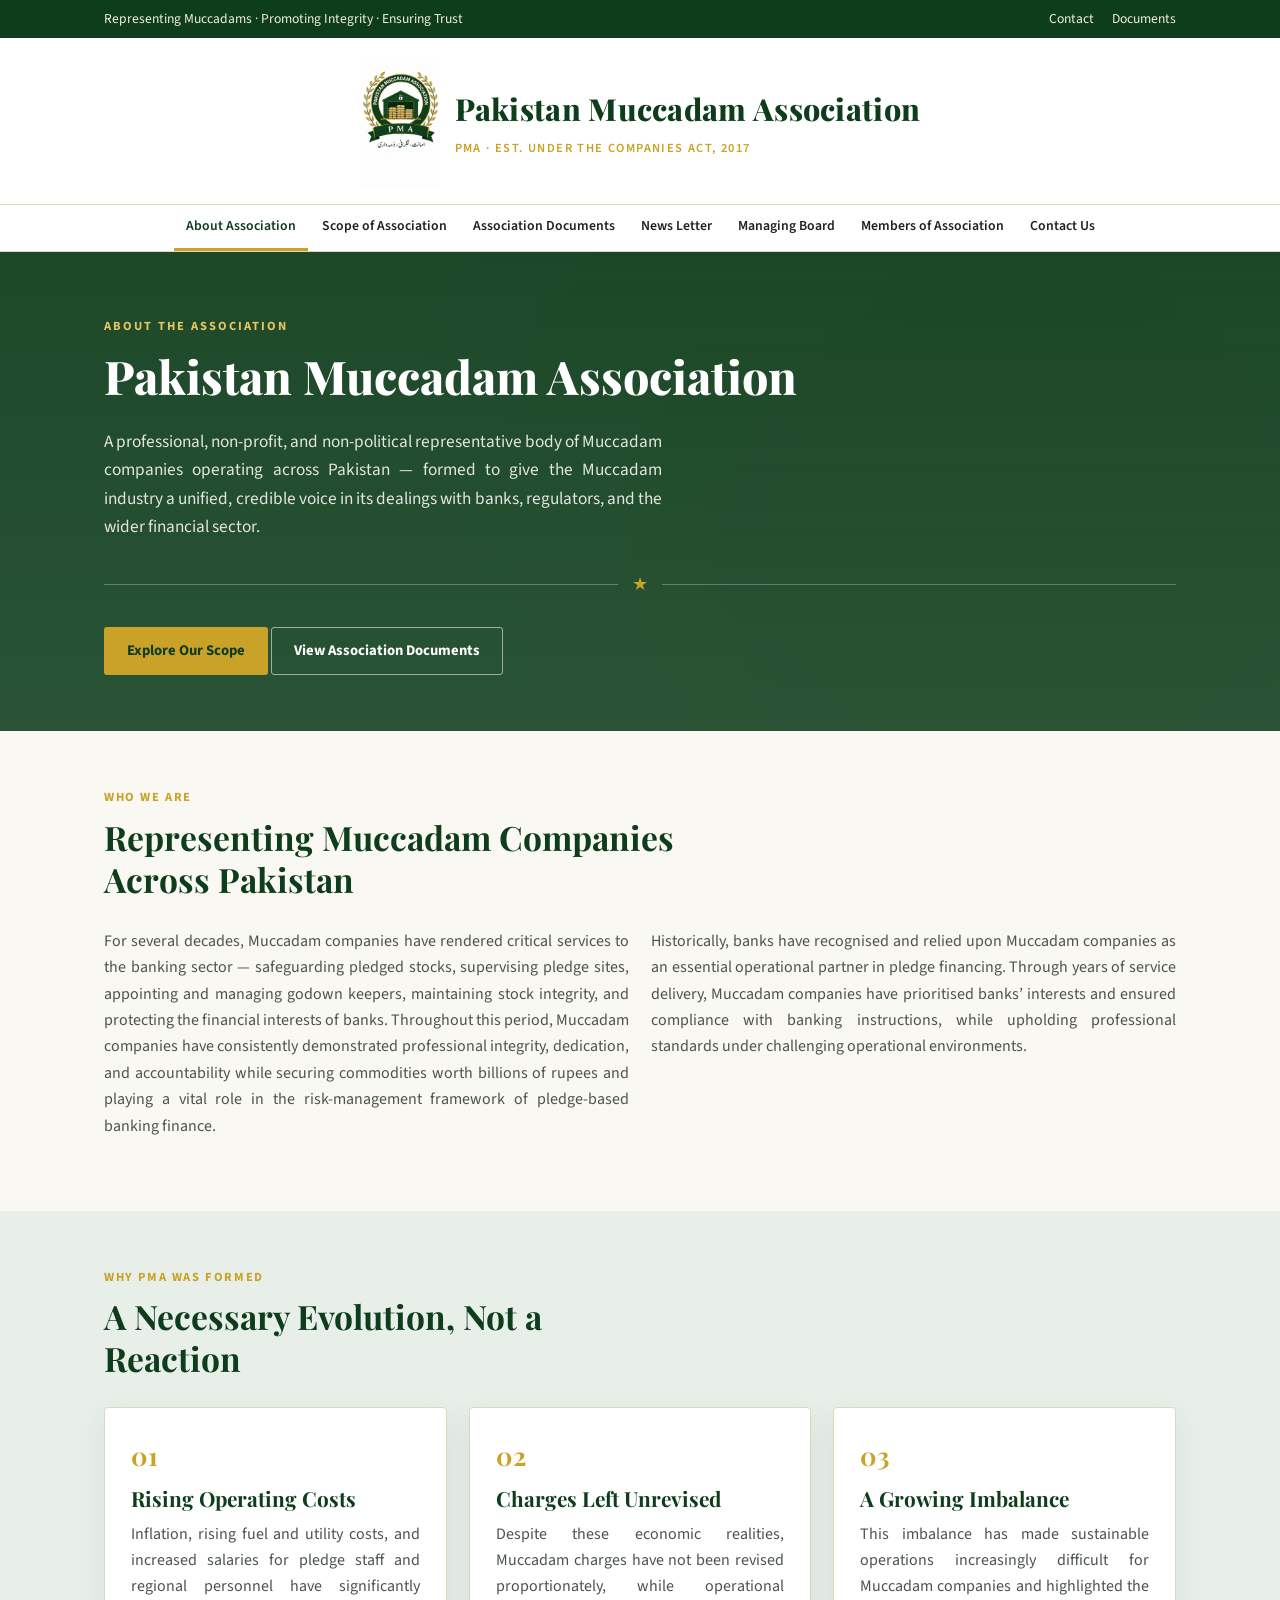
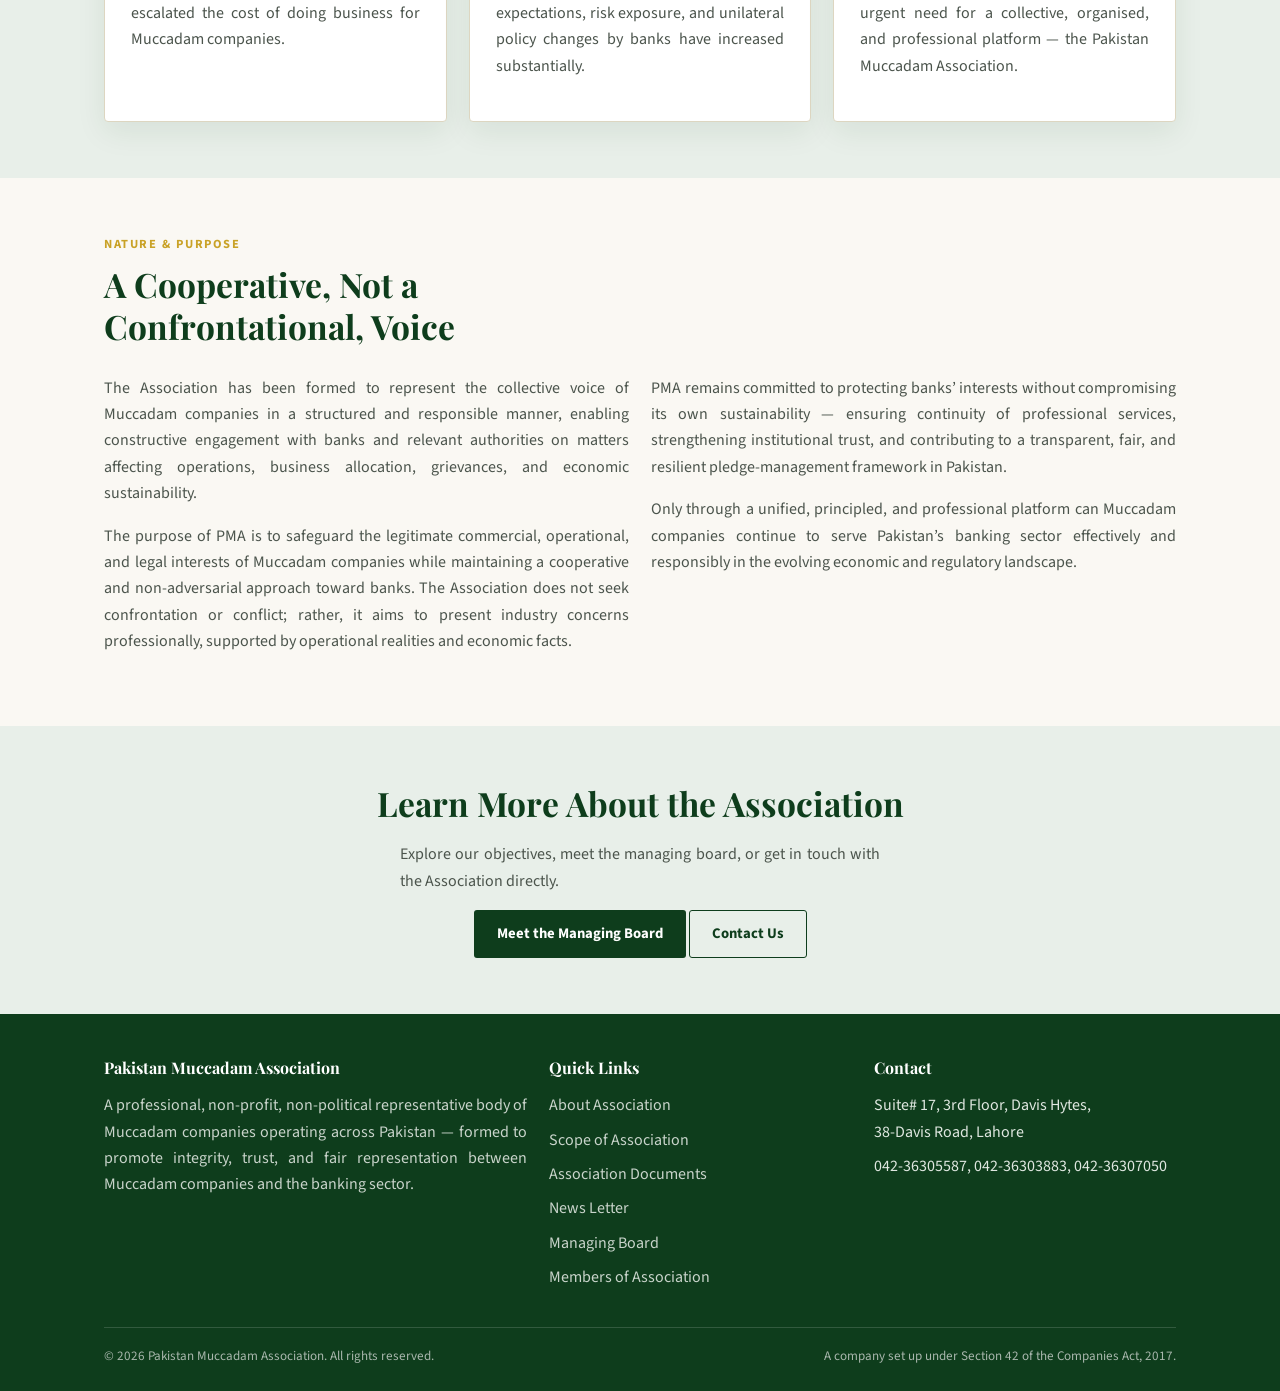
<file: index.html>
<!DOCTYPE html>
<html lang="en">
<head>
<meta charset="UTF-8">
<meta name="viewport" content="width=device-width, initial-scale=1.0">
<title>About Association | Pakistan Muccadam Association (PMA)</title>
<meta name="description" content="The Pakistan Muccadam Association (PMA) is a professional, non-profit, non-political body representing Muccadam companies across Pakistan.">
<link rel="icon" href="assets/images/pma-logo.jpg">
<link rel="stylesheet" href="assets/css/style.css">
</head>
<body>
<a class="skip-link" href="#main">Skip to content</a>

<div class="topbar">
    <div class="wrap">
        <span>Representing Muccadams &middot; Promoting Integrity &middot; Ensuring Trust</span>
        <div class="topbar-links">
            <a href="contact.html">Contact</a>
            <a href="documents.html">Documents</a>
        </div>
    </div>
</div>

<header class="site-header">
    <div class="wrap header-inner">
        <a class="brand" href="index.html">
            <img class="logo" src="assets/images/pma-logo.jpg" alt="Pakistan Muccadam Association logo">
            <span class="brand-text">
                <span class="name">Pakistan Muccadam Association</span><br>
                <span class="tagline">PMA &middot; Est. under the Companies Act, 2017</span>
            </span>
        </a>
    </div>
</header>

<div class="nav-bar">
    <div class="wrap">
        <nav class="main-nav">
            <ul>
            <li><a href="index.html" class="active">About Association</a></li>
            <li><a href="scope.html">Scope of Association</a></li>
            <li><a href="documents.html">Association Documents</a></li>
            <li><a href="newsletter.html">News Letter</a></li>
            <li><a href="board.html">Managing Board</a></li>
            <li><a href="members.html">Members of Association</a></li>
            <li><a href="contact.html">Contact Us</a></li>
            </ul>
        </nav>
    </div>
</div>

<main id="main">

<section class="hero">
    <div class="wrap">
        <div class="eyebrow">About the Association</div>
        <h1>Pakistan Muccadam Association</h1>
        <p class="lead">A professional, non-profit, and non-political representative body of Muccadam companies operating across Pakistan &mdash; formed to give the Muccadam industry a unified, credible voice in its dealings with banks, regulators, and the wider financial sector.</p>
        <div class="star-divider"><span class="mark">&#9733;</span></div>
        <a class="btn btn-gold" href="scope.html">Explore Our Scope</a>
        <a class="btn btn-outline" href="documents.html">View Association Documents</a>
    </div>
</section>

<section>
    <div class="wrap">
        <div class="section-head">
            <div class="eyebrow">Who We Are</div>
            <h2>Representing Muccadam Companies Across Pakistan</h2>
        </div>
        <div class="grid cols-2">
            <div>
                <p>For several decades, Muccadam companies have rendered critical services to the banking sector &mdash; safeguarding pledged stocks, supervising pledge sites, appointing and managing godown keepers, maintaining stock integrity, and protecting the financial interests of banks. Throughout this period, Muccadam companies have consistently demonstrated professional integrity, dedication, and accountability while securing commodities worth billions of rupees and playing a vital role in the risk-management framework of pledge-based banking finance.</p>
            </div>
            <div>
                <p>Historically, banks have recognised and relied upon Muccadam companies as an essential operational partner in pledge financing. Through years of service delivery, Muccadam companies have prioritised banks&rsquo; interests and ensured compliance with banking instructions, while upholding professional standards under challenging operational environments.</p>
            </div>
        </div>
    </div>
</section>

<section class="alt">
    <div class="wrap">
        <div class="section-head">
            <div class="eyebrow">Why PMA Was Formed</div>
            <h2>A Necessary Evolution, Not a Reaction</h2>
        </div>
        <div class="grid cols-3">
            <div class="card">
                <span class="num">01</span>
                <h3>Rising Operating Costs</h3>
                <p>Inflation, rising fuel and utility costs, and increased salaries for pledge staff and regional personnel have significantly escalated the cost of doing business for Muccadam companies.</p>
            </div>
            <div class="card">
                <span class="num">02</span>
                <h3>Charges Left Unrevised</h3>
                <p>Despite these economic realities, Muccadam charges have not been revised proportionately, while operational expectations, risk exposure, and unilateral policy changes by banks have increased substantially.</p>
            </div>
            <div class="card">
                <span class="num">03</span>
                <h3>A Growing Imbalance</h3>
                <p>This imbalance has made sustainable operations increasingly difficult for Muccadam companies and highlighted the urgent need for a collective, organised, and professional platform &mdash; the Pakistan Muccadam Association.</p>
            </div>
        </div>
    </div>
</section>

<section>
    <div class="wrap">
        <div class="section-head">
            <div class="eyebrow">Nature &amp; Purpose</div>
            <h2>A Cooperative, Not a Confrontational, Voice</h2>
        </div>
        <div class="grid cols-2">
            <div>
                <p>The Association has been formed to represent the collective voice of Muccadam companies in a structured and responsible manner, enabling constructive engagement with banks and relevant authorities on matters affecting operations, business allocation, grievances, and economic sustainability.</p>
                <p>The purpose of PMA is to safeguard the legitimate commercial, operational, and legal interests of Muccadam companies while maintaining a cooperative and non-adversarial approach toward banks. The Association does not seek confrontation or conflict; rather, it aims to present industry concerns professionally, supported by operational realities and economic facts.</p>
            </div>
            <div>
                <p>PMA remains committed to protecting banks&rsquo; interests without compromising its own sustainability &mdash; ensuring continuity of professional services, strengthening institutional trust, and contributing to a transparent, fair, and resilient pledge-management framework in Pakistan.</p>
                <p>Only through a unified, principled, and professional platform can Muccadam companies continue to serve Pakistan&rsquo;s banking sector effectively and responsibly in the evolving economic and regulatory landscape.</p>
            </div>
        </div>
    </div>
</section>

<section class="alt">
    <div class="wrap" style="text-align:center;">
        <h2>Learn More About the Association</h2>
        <p style="max-width:60ch; margin-left:auto; margin-right:auto;">Explore our objectives, meet the managing board, or get in touch with the Association directly.</p>
        <a class="btn btn-green" href="board.html">Meet the Managing Board</a>
        <a class="btn btn-outline" style="color:var(--green-deep); border-color:var(--green-deep);" href="contact.html">Contact Us</a>
    </div>
</section>
</main>

<footer class="site-footer">
    <div class="wrap">
        <div class="grid">
            <div>
                <h4>Pakistan Muccadam Association</h4>
                <p style="color:#c9d4cb;">A professional, non-profit, non-political representative body of Muccadam companies operating across Pakistan &mdash; formed to promote integrity, trust, and fair representation between Muccadam companies and the banking sector.</p>
            </div>
            <div>
                <h4>Quick Links</h4>
                <ul class="foot-links">
                    <li><a href="index.html">About Association</a></li>
                    <li><a href="scope.html">Scope of Association</a></li>
                    <li><a href="documents.html">Association Documents</a></li>
                    <li><a href="newsletter.html">News Letter</a></li>
                    <li><a href="board.html">Managing Board</a></li>
                    <li><a href="members.html">Members of Association</a></li>
                </ul>
            </div>
            <div>
                <h4>Contact</h4>
                <ul class="foot-links">
                    <li>Suite# 17, 3rd Floor, Davis Hytes,<br>38-Davis Road, Lahore</li>
                    <li>042-36305587, 042-36303883, 042-36307050</li>
                </ul>
            </div>
        </div>
        <div class="bottom">
            <span>&copy; <span id="year"></span> Pakistan Muccadam Association. All rights reserved.</span>
            <span>A company set up under Section 42 of the Companies Act, 2017.</span>
        </div>
    </div>
</footer>

<script>document.getElementById('year').textContent = new Date().getFullYear();</script>
</body>
</html>
</file>
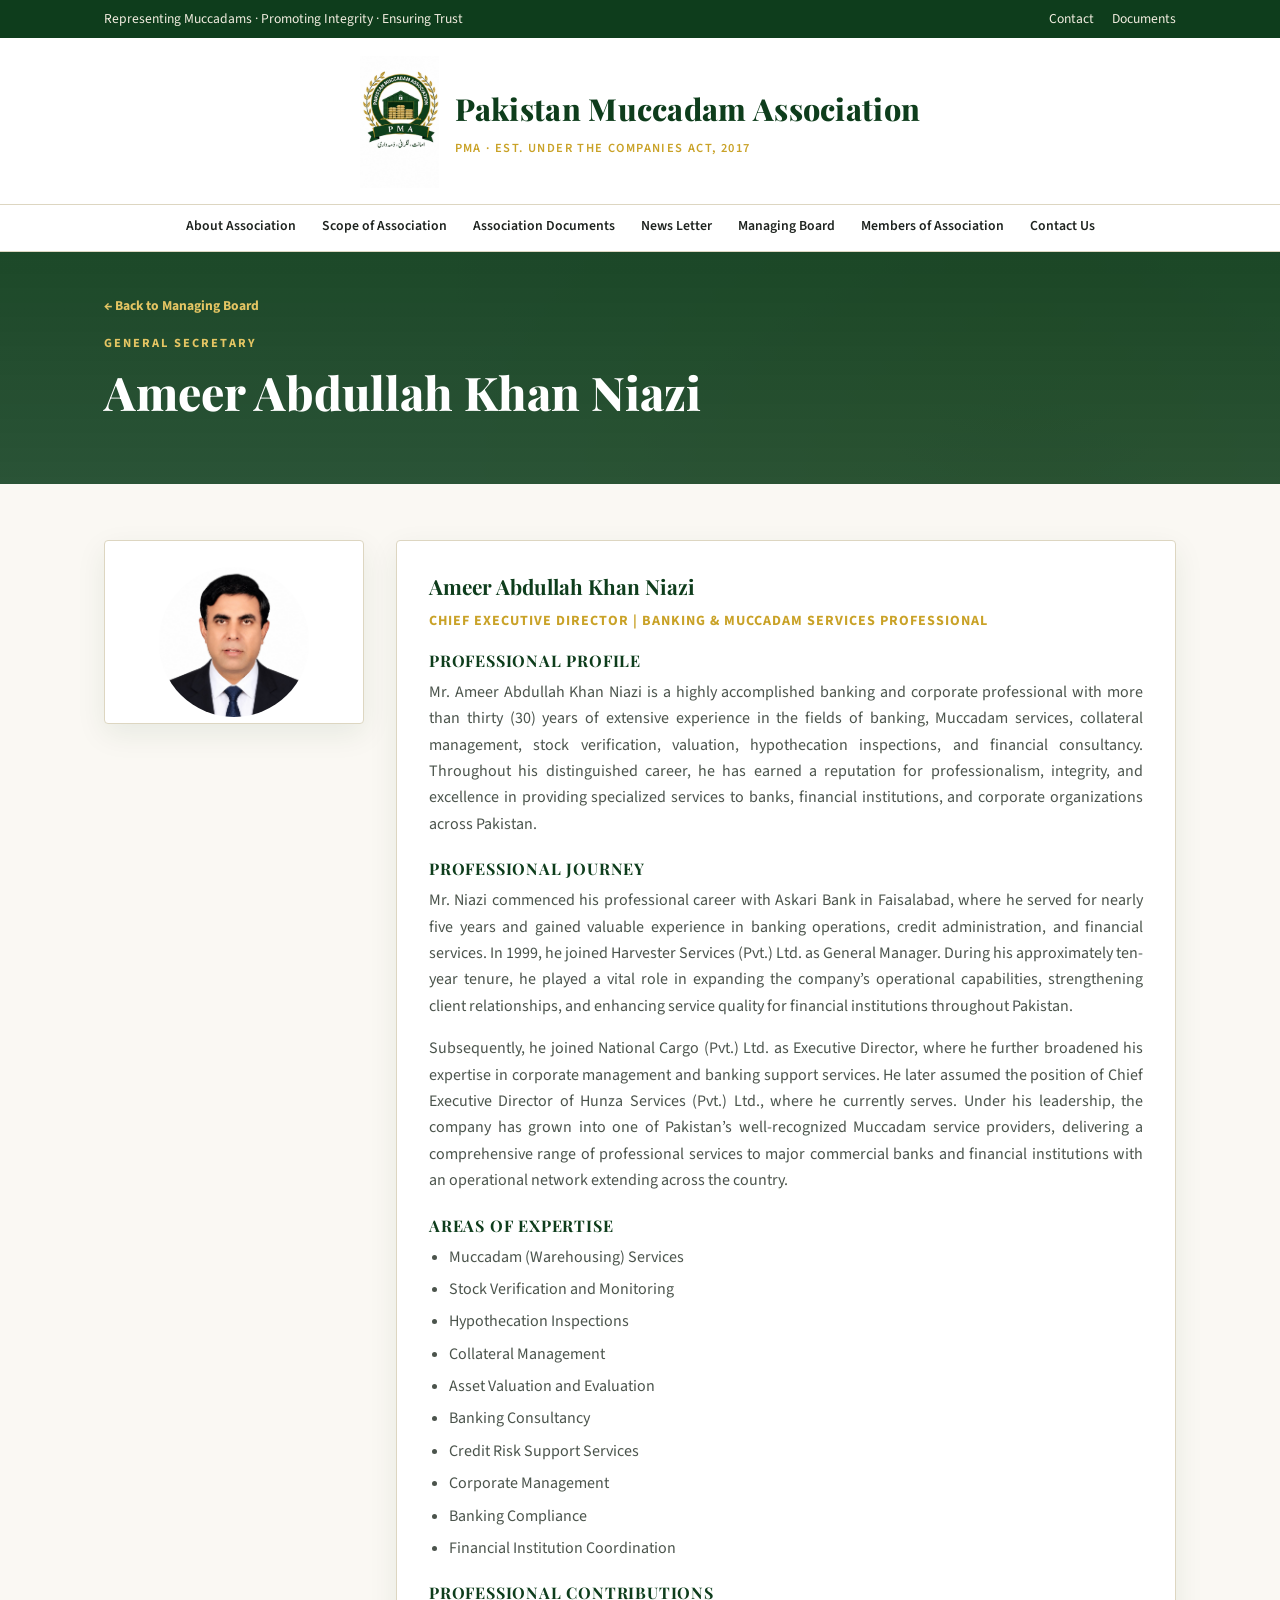
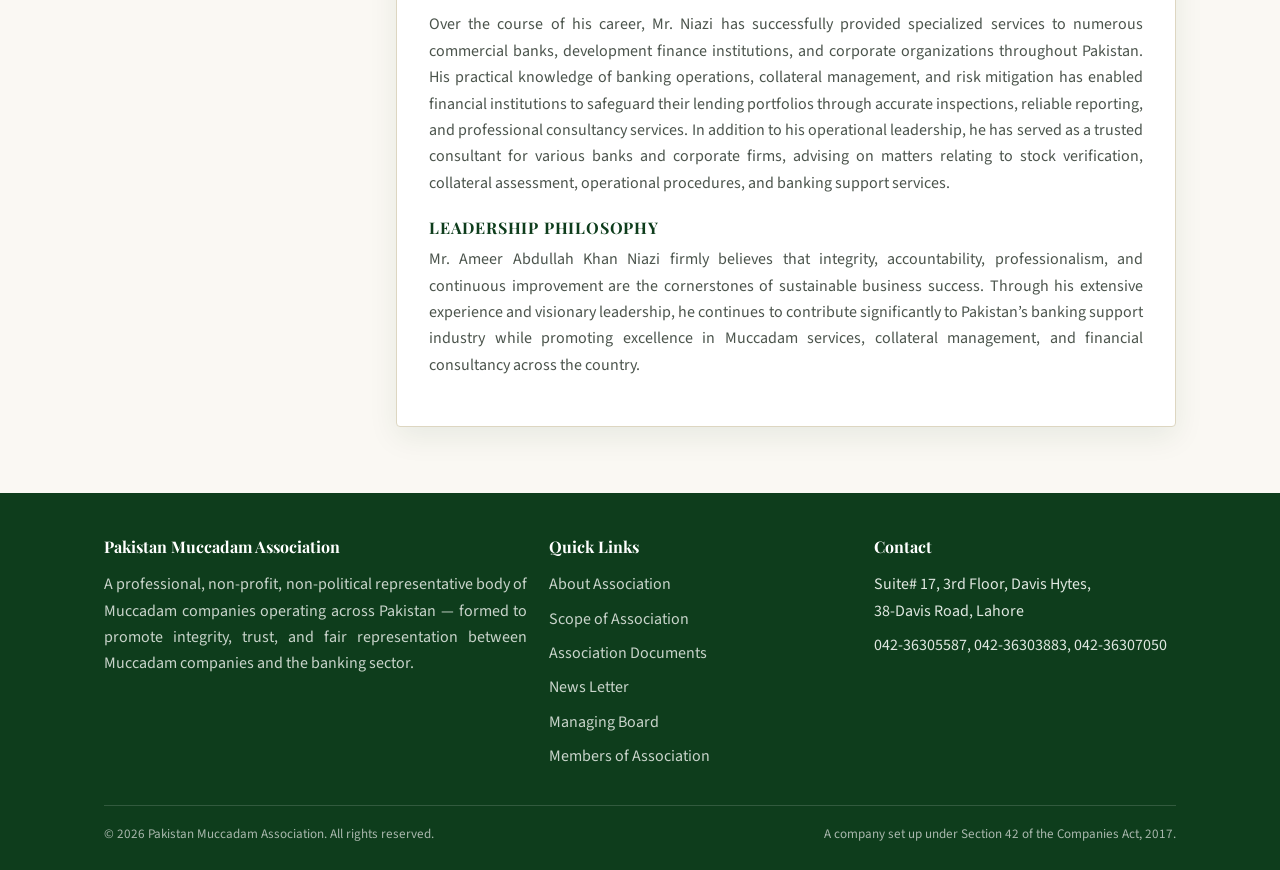
<file: ameer-abdullah-khan-niazi.html>
<!DOCTYPE html>
<html lang="en">
<head>
<meta charset="UTF-8">
<meta name="viewport" content="width=device-width, initial-scale=1.0">
<title>Ameer Abdullah Khan Niazi — General Secretary | Pakistan Muccadam Association (PMA)</title>
<meta name="description" content="Full professional profile of Ameer Abdullah Khan Niazi, General Secretary of the Pakistan Muccadam Association.">
<link rel="icon" href="assets/images/pma-logo.jpg">
<link rel="stylesheet" href="assets/css/style.css">
</head>
<body>
<a class="skip-link" href="#main">Skip to content</a>

<div class="topbar">
    <div class="wrap">
        <span>Representing Muccadams &middot; Promoting Integrity &middot; Ensuring Trust</span>
        <div class="topbar-links">
            <a href="contact.html">Contact</a>
            <a href="documents.html">Documents</a>
        </div>
    </div>
</div>

<header class="site-header">
    <div class="wrap header-inner">
        <a class="brand" href="index.html">
            <img class="logo" src="assets/images/pma-logo.jpg" alt="Pakistan Muccadam Association logo">
            <span class="brand-text">
                <span class="name">Pakistan Muccadam Association</span><br>
                <span class="tagline">PMA &middot; Est. under the Companies Act, 2017</span>
            </span>
        </a>
    </div>
</header>

<div class="nav-bar">
    <div class="wrap">
        <nav class="main-nav">
            <ul>
            <li><a href="index.html">About Association</a></li>
            <li><a href="scope.html">Scope of Association</a></li>
            <li><a href="documents.html">Association Documents</a></li>
            <li><a href="newsletter.html">News Letter</a></li>
            <li><a href="board.html">Managing Board</a></li>
            <li><a href="members.html">Members of Association</a></li>
            <li><a href="contact.html">Contact Us</a></li>
            </ul>
        </nav>
    </div>
</div>

<main id="main">

<section class="hero small">
    <div class="wrap">
        <a href="board.html" style="color:var(--gold-light); font-weight:700; font-size:.85rem;">&larr; Back to Managing Board</a>
        <div style="height:14px;"></div>
        <div class="eyebrow">General Secretary</div>
        <h1>Ameer Abdullah Khan Niazi</h1>
    </div>
</section>

<section>
    <div class="wrap">
        <div style="display:flex; gap:32px; align-items:flex-start; flex-wrap:wrap; margin-bottom:10px;">
            <div class="board-card" style="width:260px; flex:none;">
                <div class="photo"><img src="assets/images/board/ameer-abdullah-khan-niazi.jpg" alt="Ameer Abdullah Khan Niazi"></div>
            </div>
            <div style="flex:1; min-width:260px;">
                <div class="profile-block" style="margin-bottom:0;">

            <h3>Ameer Abdullah Khan Niazi</h3>
            <div class="p-role">Chief Executive Director | Banking &amp; Muccadam Services Professional</div>

            <h4>Professional Profile</h4>
            <p>Mr. Ameer Abdullah Khan Niazi is a highly accomplished banking and corporate professional with more than thirty (30) years of extensive experience in the fields of banking, Muccadam services, collateral management, stock verification, valuation, hypothecation inspections, and financial consultancy. Throughout his distinguished career, he has earned a reputation for professionalism, integrity, and excellence in providing specialized services to banks, financial institutions, and corporate organizations across Pakistan.</p>

            <h4>Professional Journey</h4>
            <p>Mr. Niazi commenced his professional career with Askari Bank in Faisalabad, where he served for nearly five years and gained valuable experience in banking operations, credit administration, and financial services. In 1999, he joined Harvester Services (Pvt.) Ltd. as General Manager. During his approximately ten-year tenure, he played a vital role in expanding the company&rsquo;s operational capabilities, strengthening client relationships, and enhancing service quality for financial institutions throughout Pakistan.</p>
            <p>Subsequently, he joined National Cargo (Pvt.) Ltd. as Executive Director, where he further broadened his expertise in corporate management and banking support services. He later assumed the position of Chief Executive Director of Hunza Services (Pvt.) Ltd., where he currently serves. Under his leadership, the company has grown into one of Pakistan&rsquo;s well-recognized Muccadam service providers, delivering a comprehensive range of professional services to major commercial banks and financial institutions with an operational network extending across the country.</p>

            <h4>Areas of Expertise</h4>
            <ul class="profile-list">
                <li>Muccadam (Warehousing) Services</li>
                <li>Stock Verification and Monitoring</li>
                <li>Hypothecation Inspections</li>
                <li>Collateral Management</li>
                <li>Asset Valuation and Evaluation</li>
                <li>Banking Consultancy</li>
                <li>Credit Risk Support Services</li>
                <li>Corporate Management</li>
                <li>Banking Compliance</li>
                <li>Financial Institution Coordination</li>
            </ul>

            <h4>Professional Contributions</h4>
            <p>Over the course of his career, Mr. Niazi has successfully provided specialized services to numerous commercial banks, development finance institutions, and corporate organizations throughout Pakistan. His practical knowledge of banking operations, collateral management, and risk mitigation has enabled financial institutions to safeguard their lending portfolios through accurate inspections, reliable reporting, and professional consultancy services. In addition to his operational leadership, he has served as a trusted consultant for various banks and corporate firms, advising on matters relating to stock verification, collateral assessment, operational procedures, and banking support services.</p>

            <h4>Leadership Philosophy</h4>
            <p>Mr. Ameer Abdullah Khan Niazi firmly believes that integrity, accountability, professionalism, and continuous improvement are the cornerstones of sustainable business success. Through his extensive experience and visionary leadership, he continues to contribute significantly to Pakistan&rsquo;s banking support industry while promoting excellence in Muccadam services, collateral management, and financial consultancy across the country.</p>
                </div>
            </div>
        </div>
    </div>
</section>
</main>

<footer class="site-footer">
    <div class="wrap">
        <div class="grid">
            <div>
                <h4>Pakistan Muccadam Association</h4>
                <p style="color:#c9d4cb;">A professional, non-profit, non-political representative body of Muccadam companies operating across Pakistan &mdash; formed to promote integrity, trust, and fair representation between Muccadam companies and the banking sector.</p>
            </div>
            <div>
                <h4>Quick Links</h4>
                <ul class="foot-links">
                    <li><a href="index.html">About Association</a></li>
                    <li><a href="scope.html">Scope of Association</a></li>
                    <li><a href="documents.html">Association Documents</a></li>
                    <li><a href="newsletter.html">News Letter</a></li>
                    <li><a href="board.html">Managing Board</a></li>
                    <li><a href="members.html">Members of Association</a></li>
                </ul>
            </div>
            <div>
                <h4>Contact</h4>
                <ul class="foot-links">
                    <li>Suite# 17, 3rd Floor, Davis Hytes,<br>38-Davis Road, Lahore</li>
                    <li>042-36305587, 042-36303883, 042-36307050</li>
                </ul>
            </div>
        </div>
        <div class="bottom">
            <span>&copy; <span id="year"></span> Pakistan Muccadam Association. All rights reserved.</span>
            <span>A company set up under Section 42 of the Companies Act, 2017.</span>
        </div>
    </div>
</footer>

<script>document.getElementById('year').textContent = new Date().getFullYear();</script>
</body>
</html>
</file>
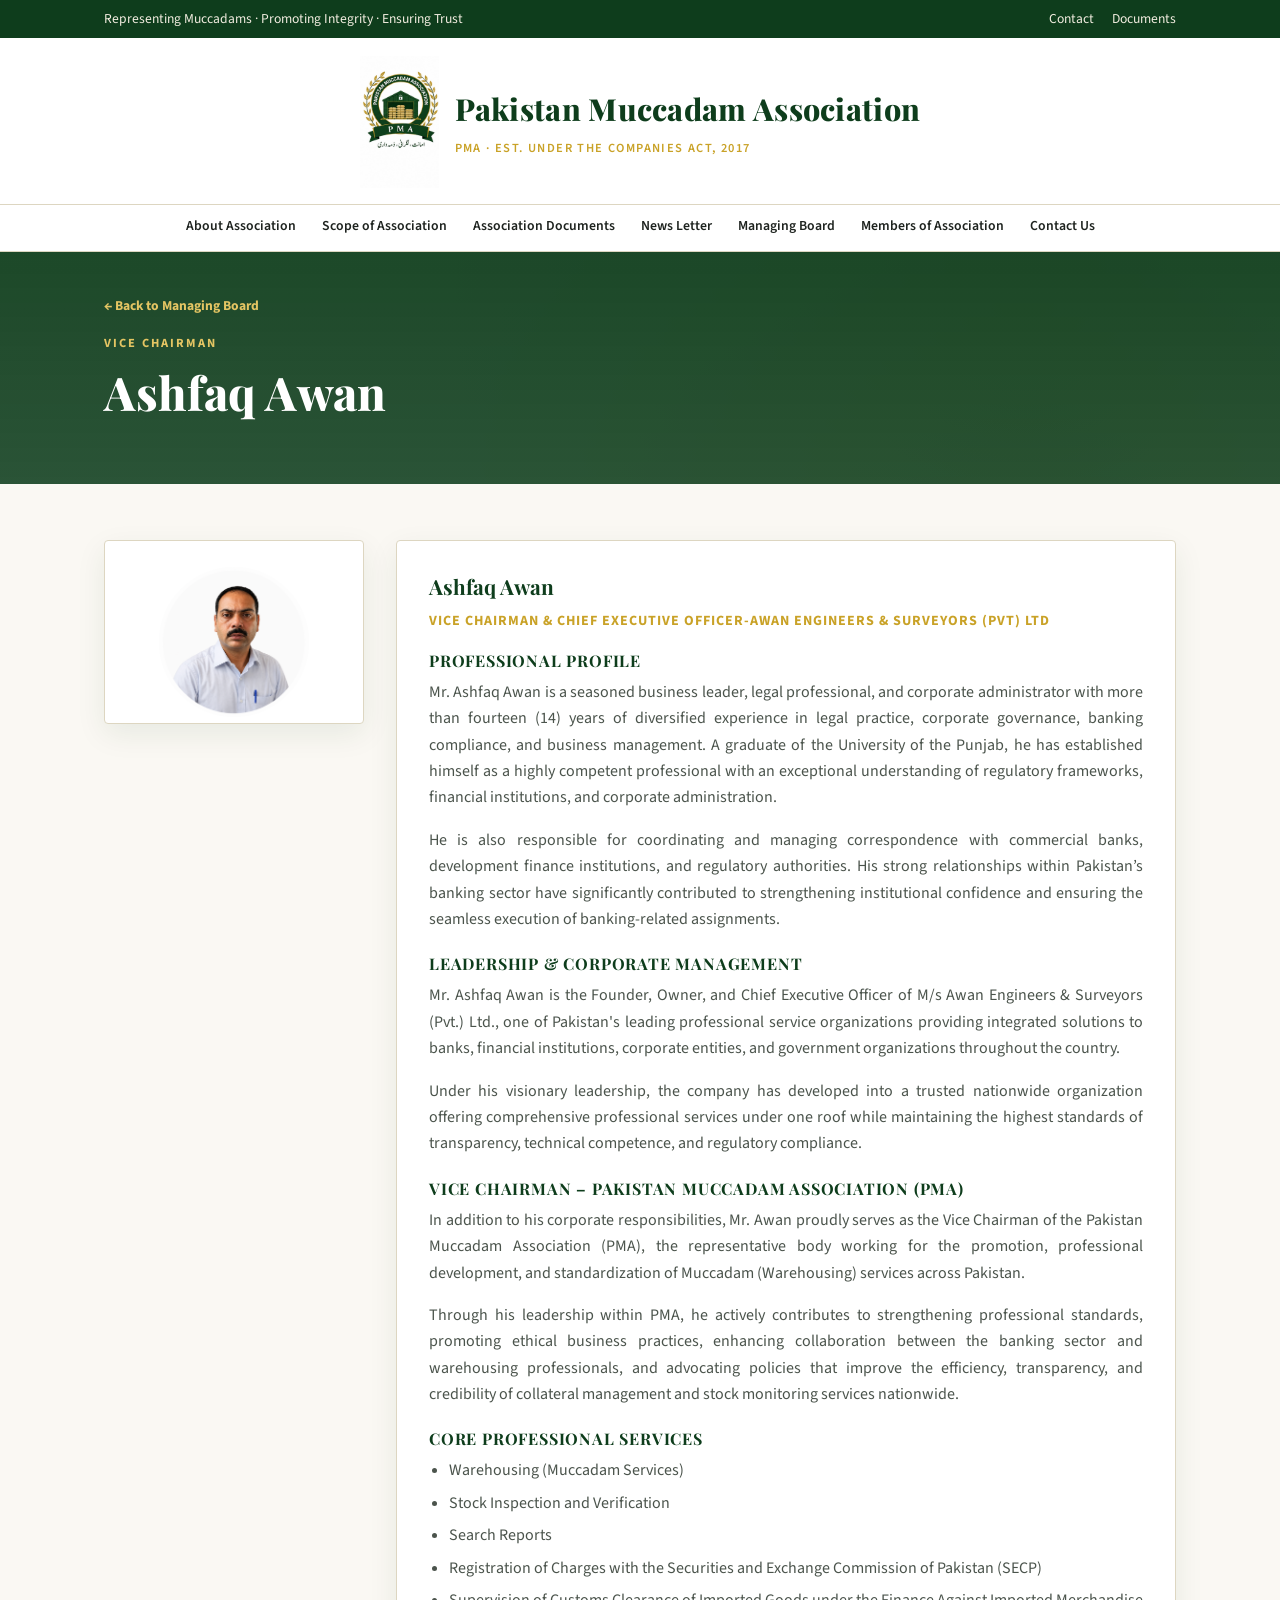
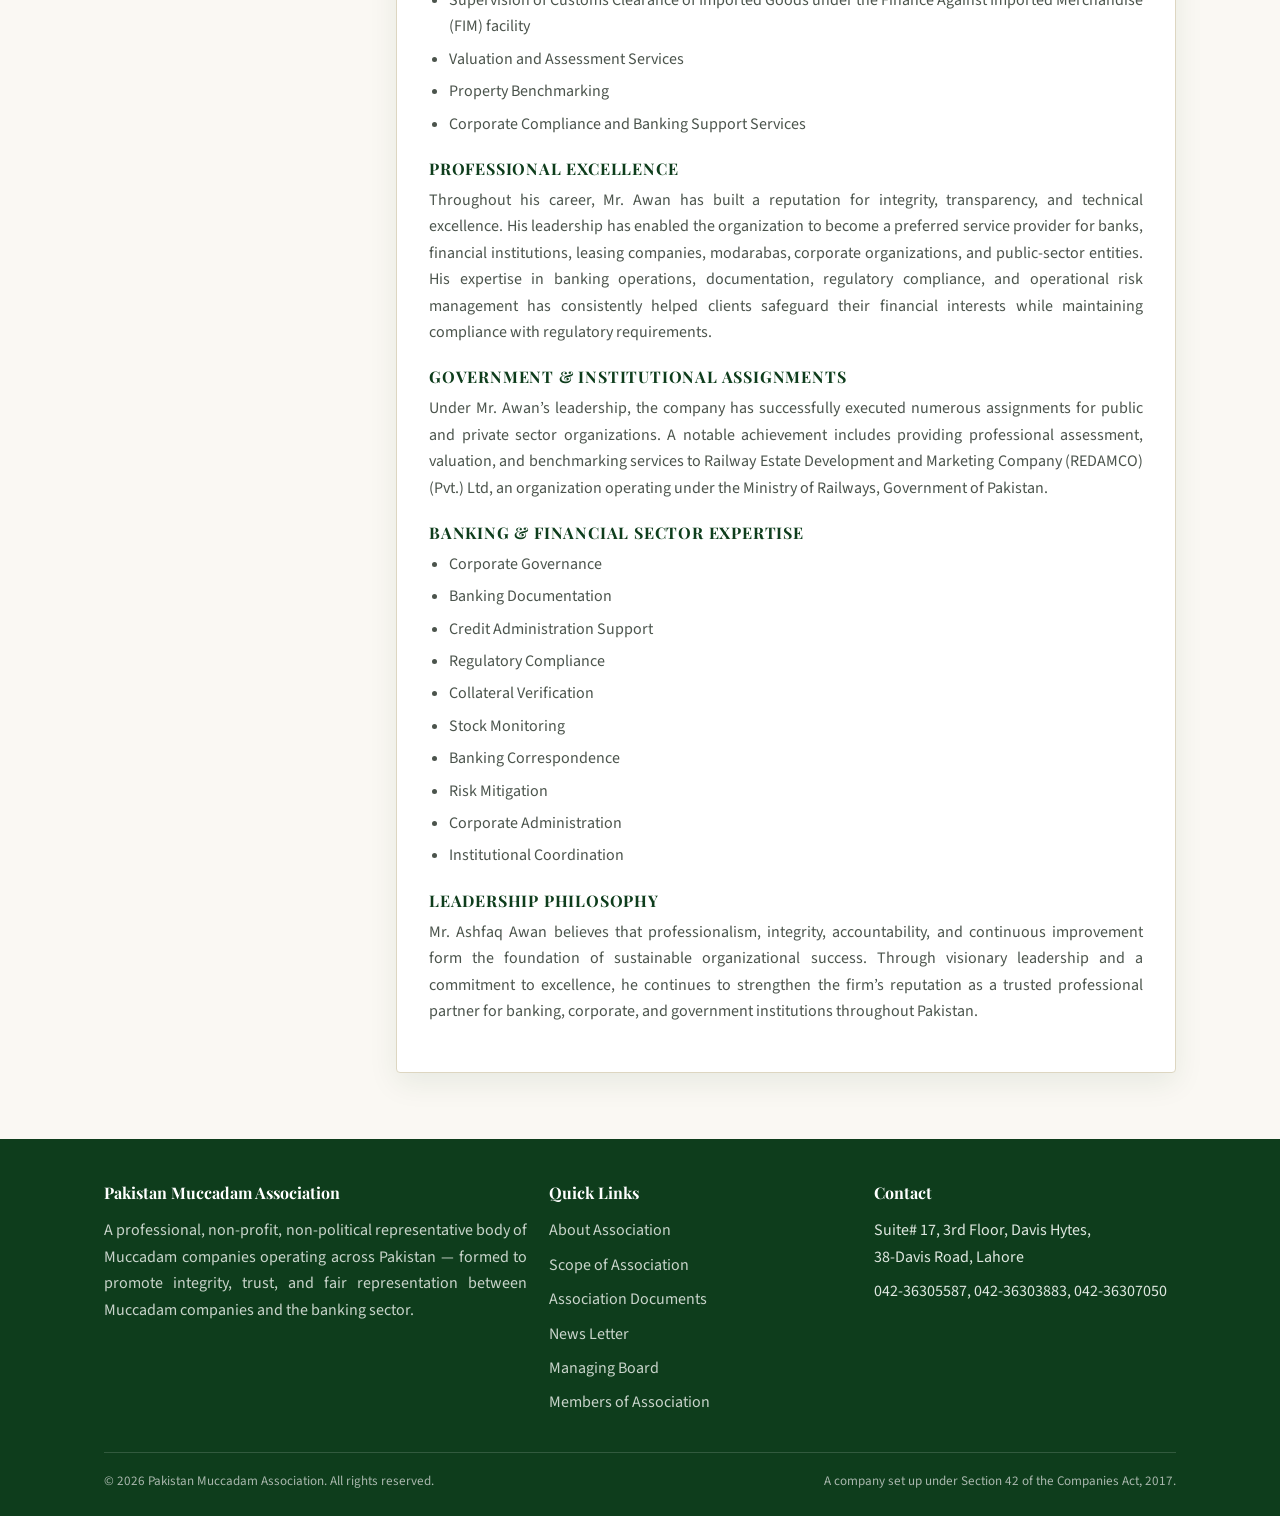
<file: ashfaq-awan.html>
<!DOCTYPE html>
<html lang="en">
<head>
<meta charset="UTF-8">
<meta name="viewport" content="width=device-width, initial-scale=1.0">
<title>Ashfaq Awan — Vice Chairman | Pakistan Muccadam Association (PMA)</title>
<meta name="description" content="Full professional profile of Ashfaq Awan, Vice Chairman of the Pakistan Muccadam Association.">
<link rel="icon" href="assets/images/pma-logo.jpg">
<link rel="stylesheet" href="assets/css/style.css">
</head>
<body>
<a class="skip-link" href="#main">Skip to content</a>

<div class="topbar">
    <div class="wrap">
        <span>Representing Muccadams &middot; Promoting Integrity &middot; Ensuring Trust</span>
        <div class="topbar-links">
            <a href="contact.html">Contact</a>
            <a href="documents.html">Documents</a>
        </div>
    </div>
</div>

<header class="site-header">
    <div class="wrap header-inner">
        <a class="brand" href="index.html">
            <img class="logo" src="assets/images/pma-logo.jpg" alt="Pakistan Muccadam Association logo">
            <span class="brand-text">
                <span class="name">Pakistan Muccadam Association</span><br>
                <span class="tagline">PMA &middot; Est. under the Companies Act, 2017</span>
            </span>
        </a>
    </div>
</header>

<div class="nav-bar">
    <div class="wrap">
        <nav class="main-nav">
            <ul>
            <li><a href="index.html">About Association</a></li>
            <li><a href="scope.html">Scope of Association</a></li>
            <li><a href="documents.html">Association Documents</a></li>
            <li><a href="newsletter.html">News Letter</a></li>
            <li><a href="board.html">Managing Board</a></li>
            <li><a href="members.html">Members of Association</a></li>
            <li><a href="contact.html">Contact Us</a></li>
            </ul>
        </nav>
    </div>
</div>

<main id="main">

<section class="hero small">
    <div class="wrap">
        <a href="board.html" style="color:var(--gold-light); font-weight:700; font-size:.85rem;">&larr; Back to Managing Board</a>
        <div style="height:14px;"></div>
        <div class="eyebrow">Vice Chairman</div>
        <h1>Ashfaq Awan</h1>
    </div>
</section>

<section>
    <div class="wrap">
        <div style="display:flex; gap:32px; align-items:flex-start; flex-wrap:wrap; margin-bottom:10px;">
            <div class="board-card" style="width:260px; flex:none;">
                <div class="photo"><img src="assets/images/board/ashfaq-rehmat-ali.png" alt="Ashfaq Awan"></div>
            </div>
            <div style="flex:1; min-width:260px;">
                <div class="profile-block" style="margin-bottom:0;">

            <h3>Ashfaq Awan</h3>
            <div class="p-role">Vice Chairman &amp; Chief Executive Officer-Awan Engineers & Surveyors (Pvt) Ltd</div>

            <h4>Professional Profile</h4>
            <p>Mr. Ashfaq Awan is a seasoned business leader, legal professional, and corporate administrator with more than fourteen (14) years of diversified experience in legal practice, corporate governance, banking compliance, and business management. A graduate of the University of the Punjab, he has established himself as a highly competent professional with an exceptional understanding of regulatory frameworks, financial institutions, and corporate administration.</p>
            <p>He is also responsible for coordinating and managing correspondence with commercial banks, development finance institutions, and regulatory authorities. His strong relationships within Pakistan&rsquo;s banking sector have significantly contributed to strengthening institutional confidence and ensuring the seamless execution of banking-related assignments.</p>

            <h4>Leadership & Corporate Management</h4>
            <p>Mr. Ashfaq Awan is the Founder, Owner, and Chief Executive Officer of M/s Awan Engineers & Surveyors (Pvt.) Ltd., one of Pakistan's leading professional service organizations providing integrated solutions to banks, financial institutions, corporate entities, and government organizations throughout the country.</p>

<p>Under his visionary leadership, the company has developed into a trusted nationwide organization offering comprehensive professional services under one roof while maintaining the highest standards of transparency, technical competence, and regulatory compliance.</p>

<h4>Vice Chairman – Pakistan Muccadam Association (PMA)</h4>
            <p>In addition to his corporate responsibilities, Mr. Awan proudly serves as the Vice Chairman of the Pakistan Muccadam Association (PMA), the representative body working for the promotion, professional development, and standardization of Muccadam (Warehousing) services across Pakistan.</p>

<p>Through his leadership within PMA, he actively contributes to strengthening professional standards, promoting ethical business practices, enhancing collaboration between the banking sector and warehousing professionals, and advocating policies that improve the efficiency, transparency, and credibility of collateral management and stock monitoring services nationwide.</p>

            <h4>Core Professional Services</h4>
            <ul class="profile-list">
                <li>Warehousing (Muccadam Services)</li>
                <li>Stock Inspection and Verification</li>
                <li>Search Reports</li>
                <li>Registration of Charges with the Securities and Exchange Commission of Pakistan (SECP)</li>
                <li>Supervision of Customs Clearance of Imported Goods under the Finance Against Imported Merchandise (FIM) facility</li>
                <li>Valuation and Assessment Services</li>
                <li>Property Benchmarking</li>
                <li>Corporate Compliance and Banking Support Services</li>
            </ul>

            <h4>Professional Excellence</h4>
            <p>Throughout his career, Mr. Awan has built a reputation for integrity, transparency, and technical excellence. His leadership has enabled the organization to become a preferred service provider for banks, financial institutions, leasing companies, modarabas, corporate organizations, and public-sector entities. His expertise in banking operations, documentation, regulatory compliance, and operational risk management has consistently helped clients safeguard their financial interests while maintaining compliance with regulatory requirements.</p>

            <h4>Government &amp; Institutional Assignments</h4>
            <p>Under Mr. Awan&rsquo;s leadership, the company has successfully executed numerous assignments for public and private sector organizations. A notable achievement includes providing professional assessment, valuation, and benchmarking services to Railway Estate Development and Marketing Company (REDAMCO) (Pvt.) Ltd, an organization operating under the Ministry of Railways, Government of Pakistan.</p>

            <h4>Banking &amp; Financial Sector Expertise</h4>
            <ul class="profile-list">
                <li>Corporate Governance</li>
                <li>Banking Documentation</li>
                <li>Credit Administration Support</li>
                <li>Regulatory Compliance</li>
                <li>Collateral Verification</li>
                <li>Stock Monitoring</li>
                <li>Banking Correspondence</li>
                <li>Risk Mitigation</li>
                <li>Corporate Administration</li>
                <li>Institutional Coordination</li>
            </ul>

            <h4>Leadership Philosophy</h4>
            <p>Mr. Ashfaq Awan believes that professionalism, integrity, accountability, and continuous improvement form the foundation of sustainable organizational success. Through visionary leadership and a commitment to excellence, he continues to strengthen the firm&rsquo;s reputation as a trusted professional partner for banking, corporate, and government institutions throughout Pakistan.</p>
                </div>
            </div>
        </div>
    </div>
</section>
</main>

<footer class="site-footer">
    <div class="wrap">
        <div class="grid">
            <div>
                <h4>Pakistan Muccadam Association</h4>
                <p style="color:#c9d4cb;">A professional, non-profit, non-political representative body of Muccadam companies operating across Pakistan &mdash; formed to promote integrity, trust, and fair representation between Muccadam companies and the banking sector.</p>
            </div>
            <div>
                <h4>Quick Links</h4>
                <ul class="foot-links">
                    <li><a href="index.html">About Association</a></li>
                    <li><a href="scope.html">Scope of Association</a></li>
                    <li><a href="documents.html">Association Documents</a></li>
                    <li><a href="newsletter.html">News Letter</a></li>
                    <li><a href="board.html">Managing Board</a></li>
                    <li><a href="members.html">Members of Association</a></li>
                </ul>
            </div>
            <div>
                <h4>Contact</h4>
                <ul class="foot-links">
                    <li>Suite# 17, 3rd Floor, Davis Hytes,<br>38-Davis Road, Lahore</li>
                    <li>042-36305587, 042-36303883, 042-36307050</li>
                </ul>
            </div>
        </div>
        <div class="bottom">
            <span>&copy; <span id="year"></span> Pakistan Muccadam Association. All rights reserved.</span>
            <span>A company set up under Section 42 of the Companies Act, 2017.</span>
        </div>
    </div>
</footer>

<script>document.getElementById('year').textContent = new Date().getFullYear();</script>
</body>
</html>
</file>
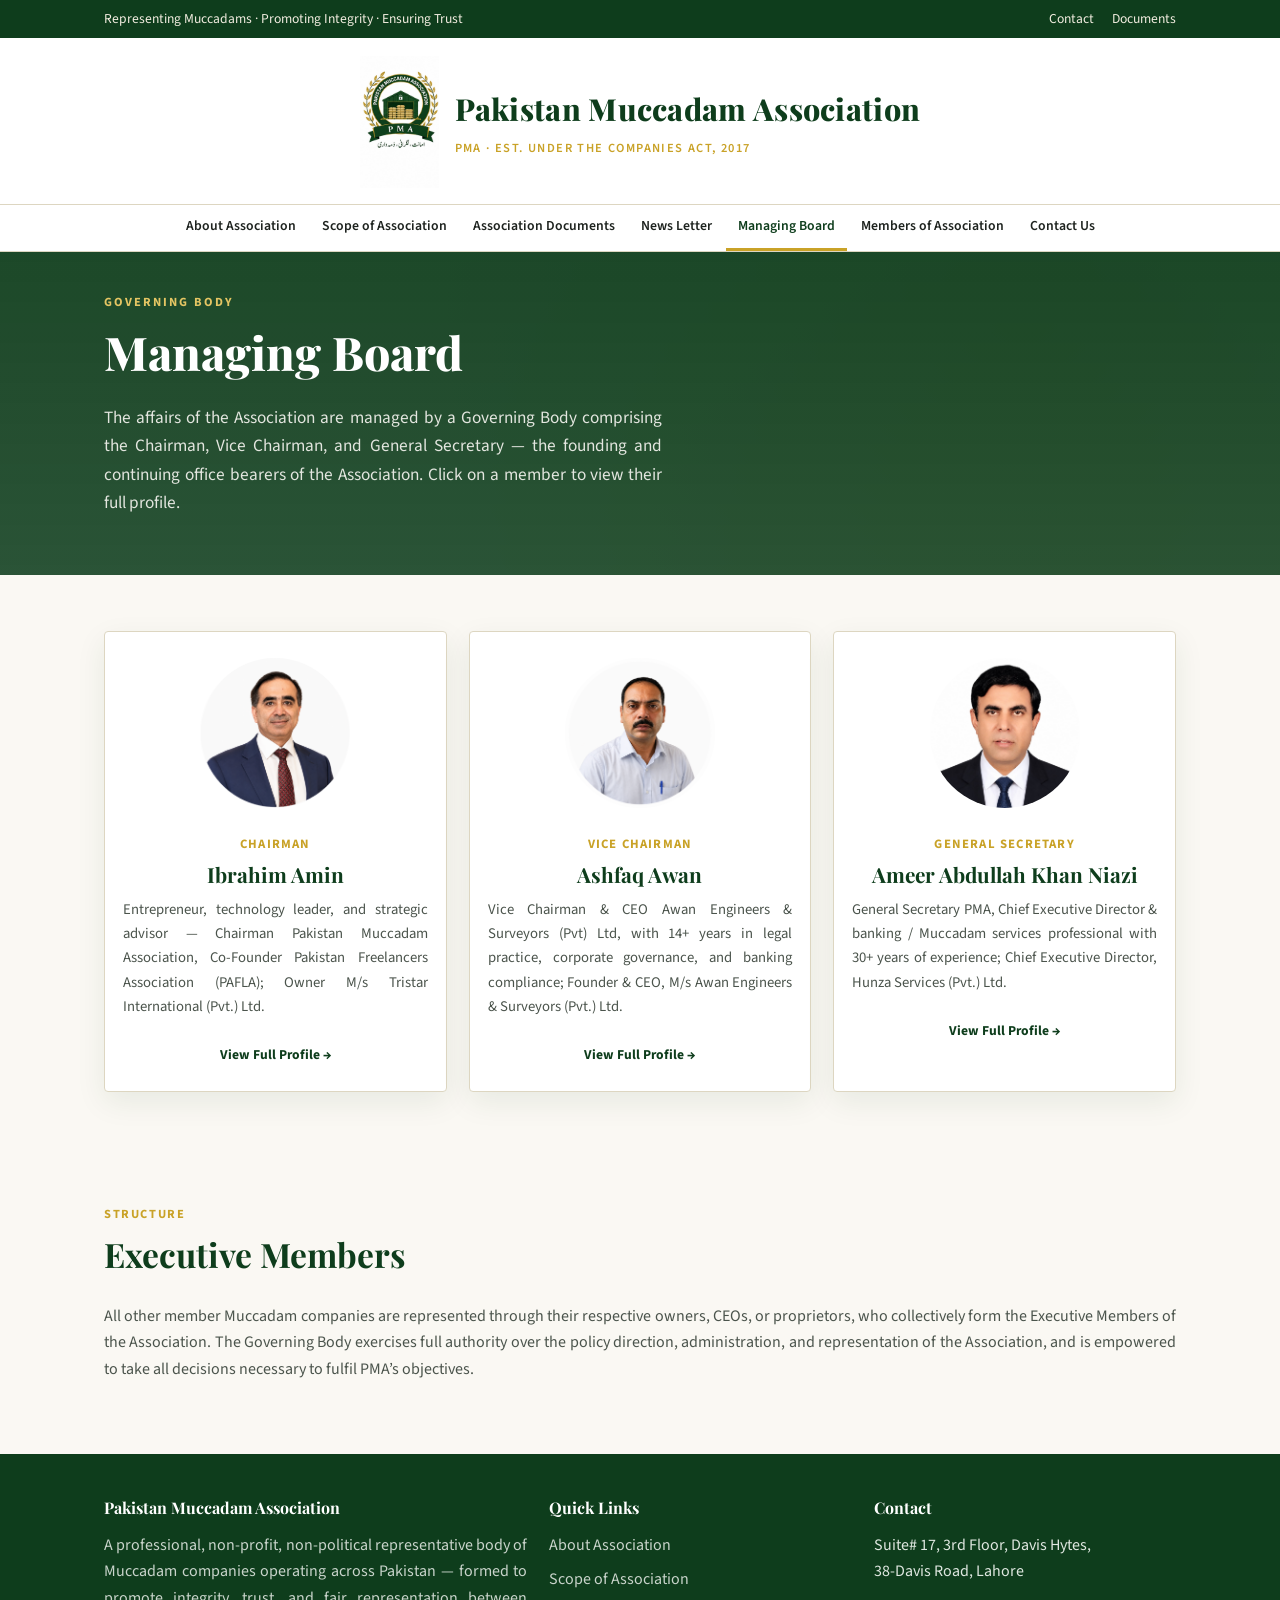
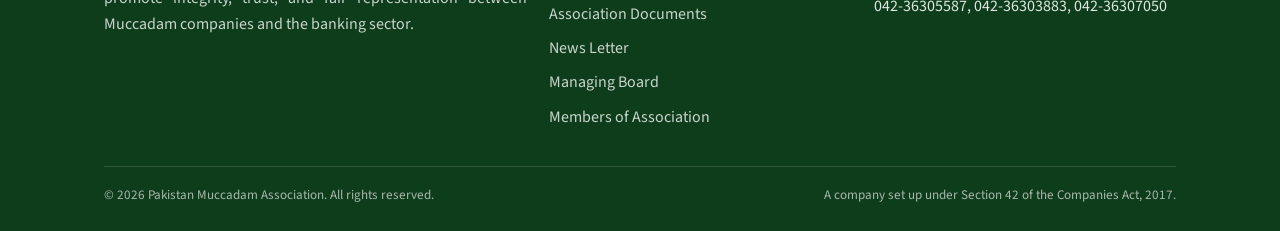
<file: board.html>
<!DOCTYPE html>
<html lang="en">
<head>
<meta charset="UTF-8">
<meta name="viewport" content="width=device-width, initial-scale=1.0">
<title>Managing Board | Pakistan Muccadam Association (PMA)</title>
<meta name="description" content="Meet the Governing Body of the Pakistan Muccadam Association: Chairman Ibrahim Amin, Vice Chairman Ashfaq Awan, and General Secretary Ameer Abdullah Khan Niazi.">
<link rel="icon" href="assets/images/pma-logo.jpg">
<link rel="stylesheet" href="assets/css/style.css">
</head>
<body>
<a class="skip-link" href="#main">Skip to content</a>

<div class="topbar">
    <div class="wrap">
        <span>Representing Muccadams &middot; Promoting Integrity &middot; Ensuring Trust</span>
        <div class="topbar-links">
            <a href="contact.html">Contact</a>
            <a href="documents.html">Documents</a>
        </div>
    </div>
</div>

<header class="site-header">
    <div class="wrap header-inner">
        <a class="brand" href="index.html">
            <img class="logo" src="assets/images/pma-logo.jpg" alt="Pakistan Muccadam Association logo">
            <span class="brand-text">
                <span class="name">Pakistan Muccadam Association</span><br>
                <span class="tagline">PMA &middot; Est. under the Companies Act, 2017</span>
            </span>
        </a>
    </div>
</header>

<div class="nav-bar">
    <div class="wrap">
        <nav class="main-nav">
            <ul>
            <li><a href="index.html">About Association</a></li>
            <li><a href="scope.html">Scope of Association</a></li>
            <li><a href="documents.html">Association Documents</a></li>
            <li><a href="newsletter.html">News Letter</a></li>
            <li><a href="board.html" class="active">Managing Board</a></li>
            <li><a href="members.html">Members of Association</a></li>
            <li><a href="contact.html">Contact Us</a></li>
            </ul>
        </nav>
    </div>
</div>

<main id="main">

<section class="hero small">
    <div class="wrap">
        <div class="eyebrow">Governing Body</div>
        <h1>Managing Board</h1>
        <p class="lead">The affairs of the Association are managed by a Governing Body comprising the Chairman, Vice Chairman, and General Secretary &mdash; the founding and continuing office bearers of the Association. Click on a member to view their full profile.</p>
    </div>
</section>

<section>
    <div class="wrap">
        <div class="grid cols-3">
            <a class="board-card board-card-link" href="ibrahim-amin.html">
                <div class="photo"><img src="assets/images/board/ibrahim-amin.png" alt="Ibrahim Amin, Chairman, Pakistan Muccadam Association"></div>
                <div class="info">
                    <div class="role">Chairman</div>
                    <h3>Ibrahim Amin</h3>
                    <p class="bio">Entrepreneur, technology leader, and strategic advisor &mdash; Chairman Pakistan Muccadam Association, Co-Founder Pakistan Freelancers Association (PAFLA); Owner M/s Tristar International (Pvt.) Ltd.</p>
                    <span class="view-profile">View Full Profile &rarr;</span>
                </div>
            </a>
            <a class="board-card board-card-link" href="ashfaq-awan.html">
                <div class="photo"><img src="assets/images/board/ashfaq-rehmat-ali.png" alt="Ashfaq Awan, Vice Chairman, Pakistan Muccadam Association"></div>
                <div class="info">
                    <div class="role">Vice Chairman</div>
                    <h3>Ashfaq Awan</h3>
                    <p class="bio">Vice Chairman &amp; CEO Awan Engineers & Surveyors (Pvt) Ltd, with 14+ years in legal practice, corporate governance, and banking compliance; Founder &amp; CEO, M/s Awan Engineers &amp; Surveyors (Pvt.) Ltd.</p>
                    <span class="view-profile">View Full Profile &rarr;</span>
                </div>
            </a>
            <a class="board-card board-card-link" href="ameer-abdullah-khan-niazi.html">
                <div class="photo"><img src="assets/images/board/ameer-abdullah-khan-niazi.jpg" alt="Ameer Abdullah Khan Niazi, General Secretary, Pakistan Muccadam Association"></div>
                <div class="info">
                    <div class="role">General Secretary</div>
                    <h3>Ameer Abdullah Khan Niazi</h3>
                    <p class="bio">General Secretary PMA, Chief Executive Director &amp; banking / Muccadam services professional with 30+ years of experience; Chief Executive Director, Hunza Services (Pvt.) Ltd.</p>
                    <span class="view-profile">View Full Profile &rarr;</span>
                </div>
            </a>
        </div>
    </div>
</section>

<section>
    <div class="wrap">
        <div class="section-head">
            <div class="eyebrow">Structure</div>
            <h2>Executive Members</h2>
        </div>
        <p>All other member Muccadam companies are represented through their respective owners, CEOs, or proprietors, who collectively form the Executive Members of the Association. The Governing Body exercises full authority over the policy direction, administration, and representation of the Association, and is empowered to take all decisions necessary to fulfil PMA&rsquo;s objectives.</p>
    </div>
</section>
</main>

<footer class="site-footer">
    <div class="wrap">
        <div class="grid">
            <div>
                <h4>Pakistan Muccadam Association</h4>
                <p style="color:#c9d4cb;">A professional, non-profit, non-political representative body of Muccadam companies operating across Pakistan &mdash; formed to promote integrity, trust, and fair representation between Muccadam companies and the banking sector.</p>
            </div>
            <div>
                <h4>Quick Links</h4>
                <ul class="foot-links">
                    <li><a href="index.html">About Association</a></li>
                    <li><a href="scope.html">Scope of Association</a></li>
                    <li><a href="documents.html">Association Documents</a></li>
                    <li><a href="newsletter.html">News Letter</a></li>
                    <li><a href="board.html">Managing Board</a></li>
                    <li><a href="members.html">Members of Association</a></li>
                </ul>
            </div>
            <div>
                <h4>Contact</h4>
                <ul class="foot-links">
                    <li>Suite# 17, 3rd Floor, Davis Hytes,<br>38-Davis Road, Lahore</li>
                    <li>042-36305587, 042-36303883, 042-36307050</li>
                </ul>
            </div>
        </div>
        <div class="bottom">
            <span>&copy; <span id="year"></span> Pakistan Muccadam Association. All rights reserved.</span>
            <span>A company set up under Section 42 of the Companies Act, 2017.</span>
        </div>
    </div>
</footer>

<script>document.getElementById('year').textContent = new Date().getFullYear();</script>
</body>
</html>
</file>
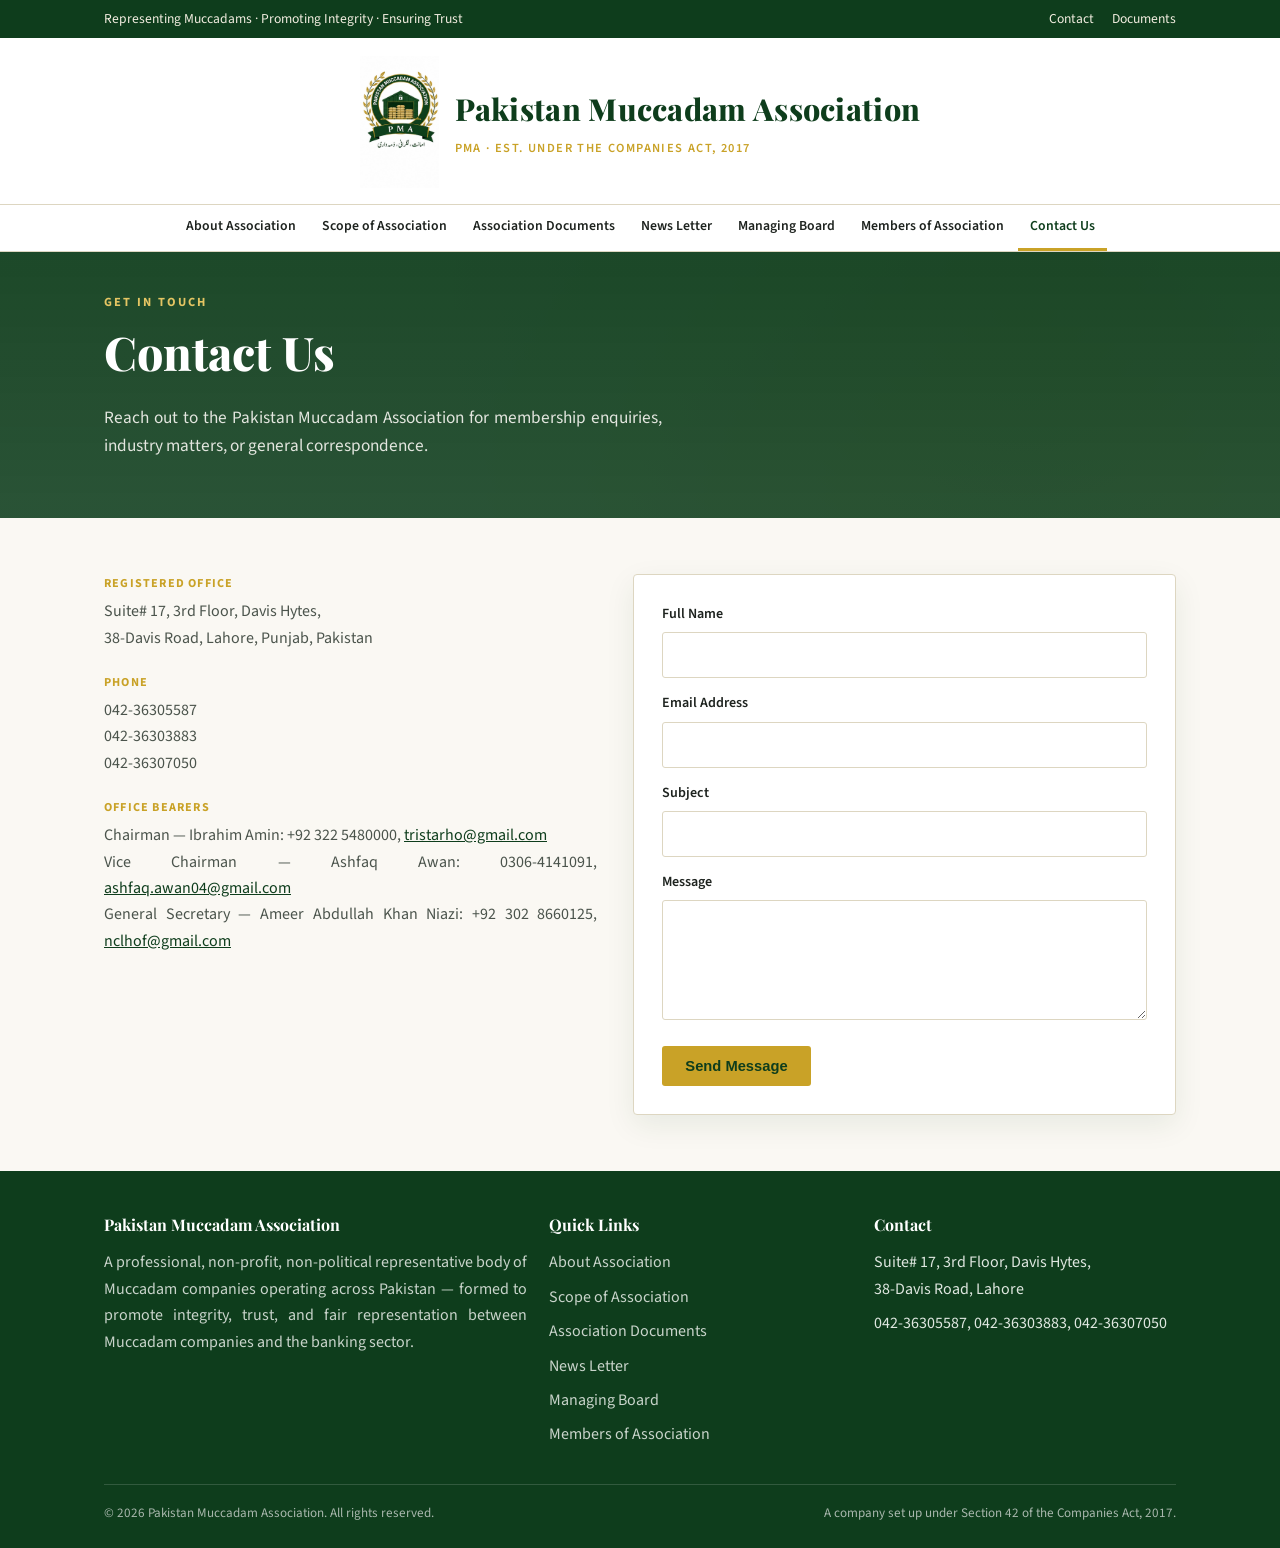
<file: contact.html>
<!DOCTYPE html>
<html lang="en">
<head>
<meta charset="UTF-8">
<meta name="viewport" content="width=device-width, initial-scale=1.0">
<title>Contact Us | Pakistan Muccadam Association (PMA)</title>
<meta name="description" content="Contact the Pakistan Muccadam Association for membership enquiries and general correspondence.">
<link rel="icon" href="assets/images/pma-logo.jpg">
<link rel="stylesheet" href="assets/css/style.css">
</head>
<body>
<a class="skip-link" href="#main">Skip to content</a>

<div class="topbar">
    <div class="wrap">
        <span>Representing Muccadams &middot; Promoting Integrity &middot; Ensuring Trust</span>
        <div class="topbar-links">
            <a href="contact.html">Contact</a>
            <a href="documents.html">Documents</a>
        </div>
    </div>
</div>

<header class="site-header">
    <div class="wrap header-inner">
        <a class="brand" href="index.html">
            <img class="logo" src="assets/images/pma-logo.jpg" alt="Pakistan Muccadam Association logo">
            <span class="brand-text">
                <span class="name">Pakistan Muccadam Association</span><br>
                <span class="tagline">PMA &middot; Est. under the Companies Act, 2017</span>
            </span>
        </a>
    </div>
</header>

<div class="nav-bar">
    <div class="wrap">
        <nav class="main-nav">
            <ul>
            <li><a href="index.html">About Association</a></li>
            <li><a href="scope.html">Scope of Association</a></li>
            <li><a href="documents.html">Association Documents</a></li>
            <li><a href="newsletter.html">News Letter</a></li>
            <li><a href="board.html">Managing Board</a></li>
            <li><a href="members.html">Members of Association</a></li>
            <li><a href="contact.html" class="active">Contact Us</a></li>
            </ul>
        </nav>
    </div>
</div>

<main id="main">

<section class="hero small">
    <div class="wrap">
        <div class="eyebrow">Get in Touch</div>
        <h1>Contact Us</h1>
        <p class="lead">Reach out to the Pakistan Muccadam Association for membership enquiries, industry matters, or general correspondence.</p>
    </div>
</section>

<section>
    <div class="wrap">
        <div class="contact-grid">
            <div class="contact-info">
                <div class="item">
                    <div class="label">Registered Office</div>
                    <p>Suite# 17, 3rd Floor, Davis Hytes,<br>38-Davis Road, Lahore, Punjab, Pakistan</p>
                </div>
                <div class="item">
                    <div class="label">Phone</div>
                    <p>042-36305587<br>042-36303883<br>042-36307050</p>
                </div>
                <div class="item">
                    <div class="label">Office Bearers</div>
                    <p>
                        Chairman &mdash; Ibrahim Amin: +92 322 5480000, <a href="mailto:tristarho@gmail.com" style="color:var(--green-deep); text-decoration:underline;">tristarho@gmail.com</a><br>
                        Vice Chairman &mdash; Ashfaq Awan: 0306-4141091, <a href="mailto:ashfaq.awan04@gmail.com" style="color:var(--green-deep); text-decoration:underline;">ashfaq.awan04@gmail.com</a><br>
                        General Secretary &mdash; Ameer Abdullah Khan Niazi: +92 302 8660125, <a href="mailto:nclhof@gmail.com" style="color:var(--green-deep); text-decoration:underline;">nclhof@gmail.com</a>
                    </p>
                </div>
            </div>

            <!--
            This form opens the visitor's email client with the message
            pre-filled (works on a plain static site with no backend).
            To collect submissions directly instead, replace the form's
            "action" with a service such as Formspree and change the
            method/action accordingly.
            -->
            <form class="contact-form" action="mailto:ashfaq.awan04@gmail.com" method="post" enctype="text/plain">
                <label for="name">Full Name</label>
                <input type="text" id="name" name="name" required>

                <label for="email">Email Address</label>
                <input type="email" id="email" name="email" required>

                <label for="subject">Subject</label>
                <input type="text" id="subject" name="subject">

                <label for="message">Message</label>
                <textarea id="message" name="message" required></textarea>

                <button type="submit" class="btn btn-gold">Send Message</button>
            </form>
        </div>
    </div>
</section>
</main>

<footer class="site-footer">
    <div class="wrap">
        <div class="grid">
            <div>
                <h4>Pakistan Muccadam Association</h4>
                <p style="color:#c9d4cb;">A professional, non-profit, non-political representative body of Muccadam companies operating across Pakistan &mdash; formed to promote integrity, trust, and fair representation between Muccadam companies and the banking sector.</p>
            </div>
            <div>
                <h4>Quick Links</h4>
                <ul class="foot-links">
                    <li><a href="index.html">About Association</a></li>
                    <li><a href="scope.html">Scope of Association</a></li>
                    <li><a href="documents.html">Association Documents</a></li>
                    <li><a href="newsletter.html">News Letter</a></li>
                    <li><a href="board.html">Managing Board</a></li>
                    <li><a href="members.html">Members of Association</a></li>
                </ul>
            </div>
            <div>
                <h4>Contact</h4>
                <ul class="foot-links">
                    <li>Suite# 17, 3rd Floor, Davis Hytes,<br>38-Davis Road, Lahore</li>
                    <li>042-36305587, 042-36303883, 042-36307050</li>
                </ul>
            </div>
        </div>
        <div class="bottom">
            <span>&copy; <span id="year"></span> Pakistan Muccadam Association. All rights reserved.</span>
            <span>A company set up under Section 42 of the Companies Act, 2017.</span>
        </div>
    </div>
</footer>

<script>document.getElementById('year').textContent = new Date().getFullYear();</script>
</body>
</html>
</file>
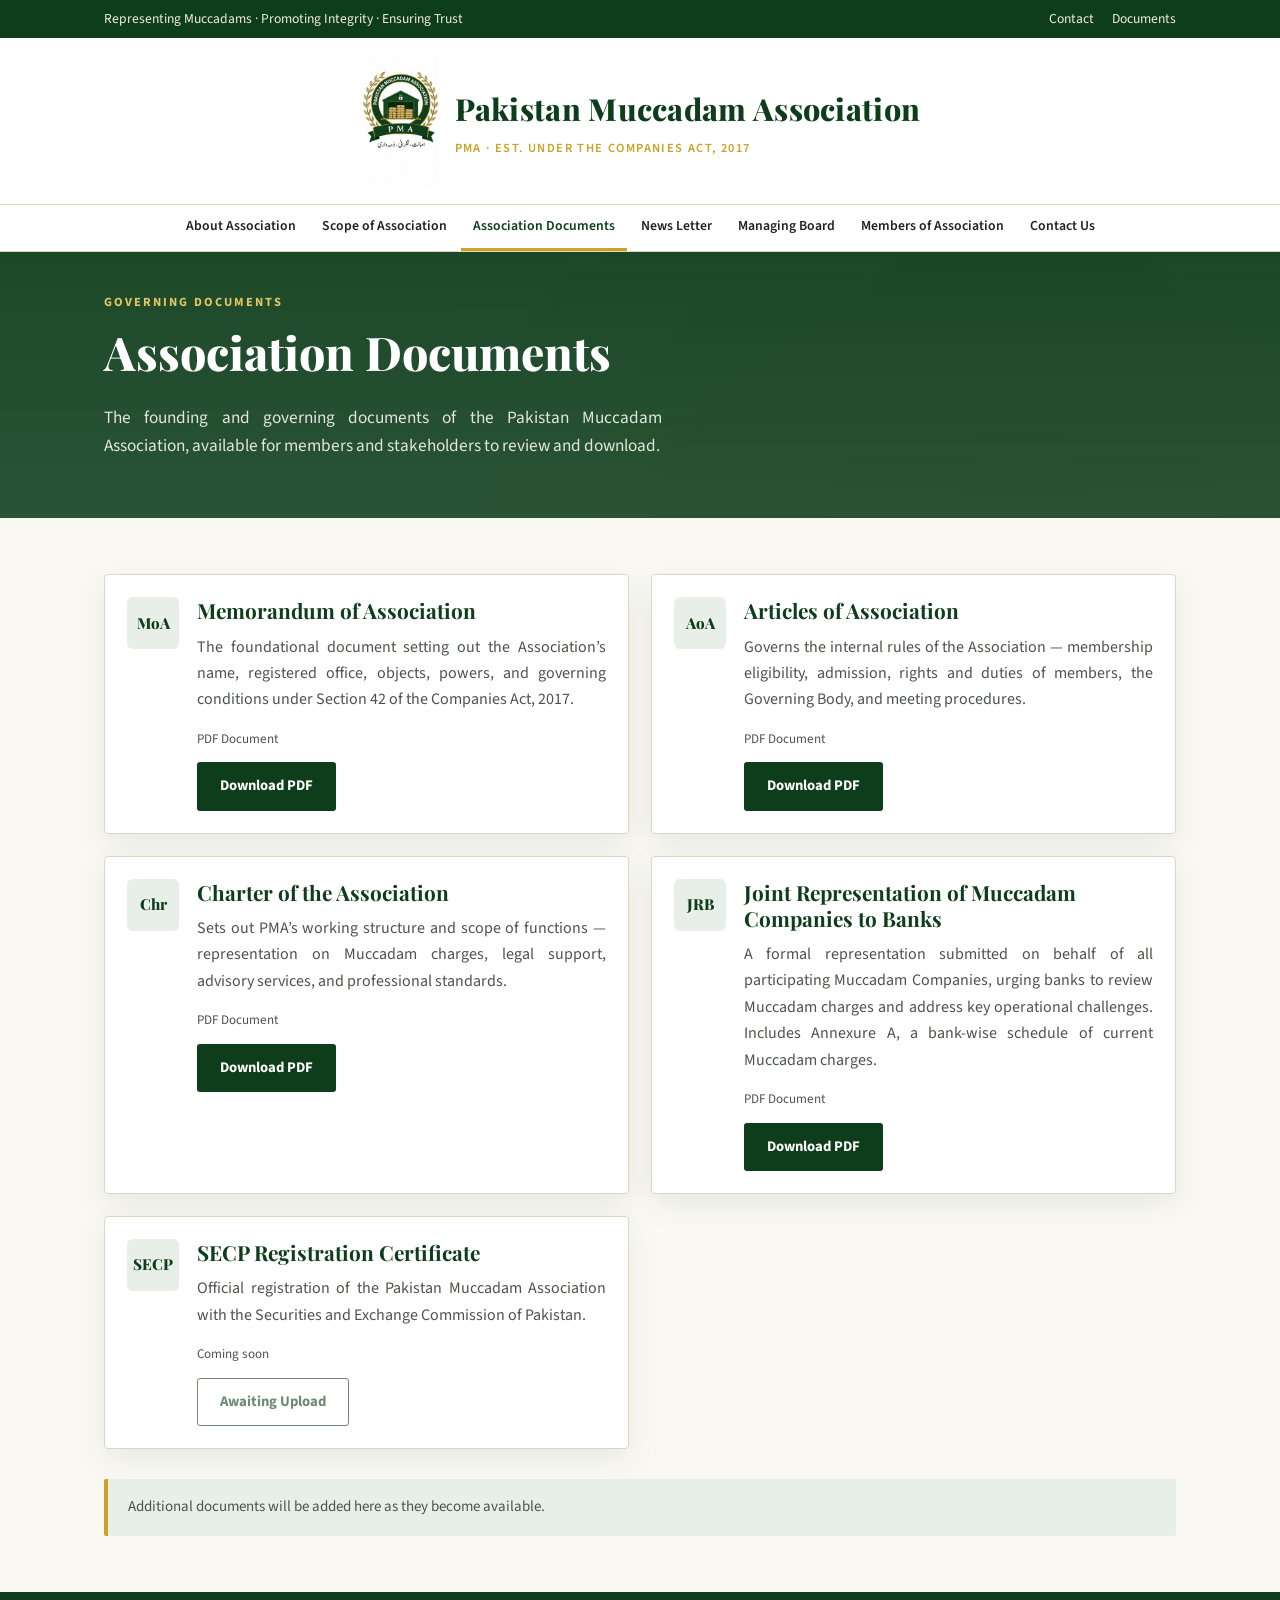
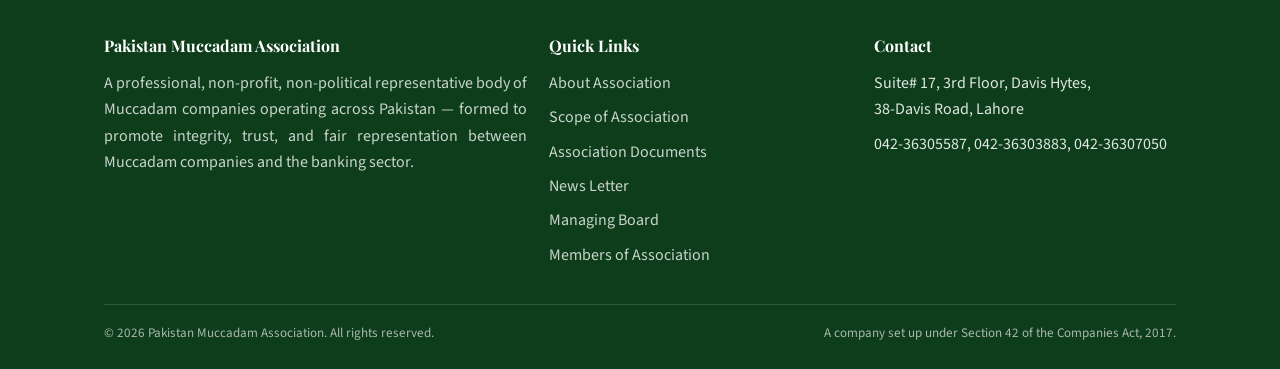
<file: documents.html>
<!DOCTYPE html>
<html lang="en">
<head>
<meta charset="UTF-8">
<meta name="viewport" content="width=device-width, initial-scale=1.0">
<title>Association Documents | Pakistan Muccadam Association (PMA)</title>
<meta name="description" content="Download the Memorandum of Association, Articles of Association, Charter, and other governing documents of the Pakistan Muccadam Association.">
<link rel="icon" href="assets/images/pma-logo.jpg">
<link rel="stylesheet" href="assets/css/style.css">
</head>
<body>
<a class="skip-link" href="#main">Skip to content</a>

<div class="topbar">
    <div class="wrap">
        <span>Representing Muccadams &middot; Promoting Integrity &middot; Ensuring Trust</span>
        <div class="topbar-links">
            <a href="contact.html">Contact</a>
            <a href="documents.html">Documents</a>
        </div>
    </div>
</div>

<header class="site-header">
    <div class="wrap header-inner">
        <a class="brand" href="index.html">
            <img class="logo" src="assets/images/pma-logo.jpg" alt="Pakistan Muccadam Association logo">
            <span class="brand-text">
                <span class="name">Pakistan Muccadam Association</span><br>
                <span class="tagline">PMA &middot; Est. under the Companies Act, 2017</span>
            </span>
        </a>
    </div>
</header>

<div class="nav-bar">
    <div class="wrap">
        <nav class="main-nav">
            <ul>
            <li><a href="index.html">About Association</a></li>
            <li><a href="scope.html">Scope of Association</a></li>
            <li><a href="documents.html" class="active">Association Documents</a></li>
            <li><a href="newsletter.html">News Letter</a></li>
            <li><a href="board.html">Managing Board</a></li>
            <li><a href="members.html">Members of Association</a></li>
            <li><a href="contact.html">Contact Us</a></li>
            </ul>
        </nav>
    </div>
</div>

<main id="main">

<section class="hero small">
    <div class="wrap">
        <div class="eyebrow">Governing Documents</div>
        <h1>Association Documents</h1>
        <p class="lead">The founding and governing documents of the Pakistan Muccadam Association, available for members and stakeholders to review and download.</p>
    </div>
</section>

<section>
    <div class="wrap">
        <div class="grid cols-2">
            <div class="doc-card">
                <div class="doc-icon">MoA</div>
                <div>
                    <h3>Memorandum of Association</h3>
                    <p>The foundational document setting out the Association&rsquo;s name, registered office, objects, powers, and governing conditions under Section 42 of the Companies Act, 2017.</p>
                    <div class="meta">PDF Document</div>
                    <a class="btn btn-green" href="assets/documents/Memorandum-of-Association.pdf" download>Download PDF</a>
                </div>
            </div>
            <div class="doc-card">
                <div class="doc-icon">AoA</div>
                <div>
                    <h3>Articles of Association</h3>
                    <p>Governs the internal rules of the Association &mdash; membership eligibility, admission, rights and duties of members, the Governing Body, and meeting procedures.</p>
                    <div class="meta">PDF Document</div>
                    <a class="btn btn-green" href="assets/documents/Articles-of-Association.pdf" download>Download PDF</a>
                </div>
            </div>
            <div class="doc-card">
                <div class="doc-icon">Chr</div>
                <div>
                    <h3>Charter of the Association</h3>
                    <p>Sets out PMA&rsquo;s working structure and scope of functions &mdash; representation on Muccadam charges, legal support, advisory services, and professional standards.</p>
                    <div class="meta">PDF Document</div>
                    <a class="btn btn-green" href="assets/documents/Charter-of-Association.pdf" download>Download PDF</a>
                </div>
            </div>
            <div class="doc-card">
                <div class="doc-icon">JRB</div>
                <div>
                    <h3>Joint Representation of Muccadam Companies to Banks</h3>
                    <p>A formal representation submitted on behalf of all participating Muccadam Companies, urging banks to review Muccadam charges and address key operational challenges. Includes Annexure A, a bank-wise schedule of current Muccadam charges.</p>
                    <div class="meta">PDF Document</div>
                    <a class="btn btn-green" href="assets/documents/Joint-Representation-to-Banks.pdf" download>Download PDF</a>
                </div>
            </div>
            <div class="doc-card">
                <div class="doc-icon">SECP</div>
                <div>
                    <h3>SECP Registration Certificate</h3>
                    <p>Official registration of the Pakistan Muccadam Association with the Securities and Exchange Commission of Pakistan.</p>
                    <div class="meta">Coming soon</div>
                    <a class="btn btn-outline" style="color:var(--green-deep); border-color:var(--green-deep); opacity:.6; pointer-events:none;" href="#">Awaiting Upload</a>
                </div>
            </div>
        </div>

        <div class="notice" style="margin-top:30px;">
            Additional documents will be added here as they become available. 
        </div>
    </div>
</section>
</main>

<footer class="site-footer">
    <div class="wrap">
        <div class="grid">
            <div>
                <h4>Pakistan Muccadam Association</h4>
                <p style="color:#c9d4cb;">A professional, non-profit, non-political representative body of Muccadam companies operating across Pakistan &mdash; formed to promote integrity, trust, and fair representation between Muccadam companies and the banking sector.</p>
            </div>
            <div>
                <h4>Quick Links</h4>
                <ul class="foot-links">
                    <li><a href="index.html">About Association</a></li>
                    <li><a href="scope.html">Scope of Association</a></li>
                    <li><a href="documents.html">Association Documents</a></li>
                    <li><a href="newsletter.html">News Letter</a></li>
                    <li><a href="board.html">Managing Board</a></li>
                    <li><a href="members.html">Members of Association</a></li>
                </ul>
            </div>
            <div>
                <h4>Contact</h4>
                <ul class="foot-links">
                    <li>Suite# 17, 3rd Floor, Davis Hytes,<br>38-Davis Road, Lahore</li>
                    <li>042-36305587, 042-36303883, 042-36307050</li>
                </ul>
            </div>
        </div>
        <div class="bottom">
            <span>&copy; <span id="year"></span> Pakistan Muccadam Association. All rights reserved.</span>
            <span>A company set up under Section 42 of the Companies Act, 2017.</span>
        </div>
    </div>
</footer>

<script>document.getElementById('year').textContent = new Date().getFullYear();</script>
</body>
</html>
</file>
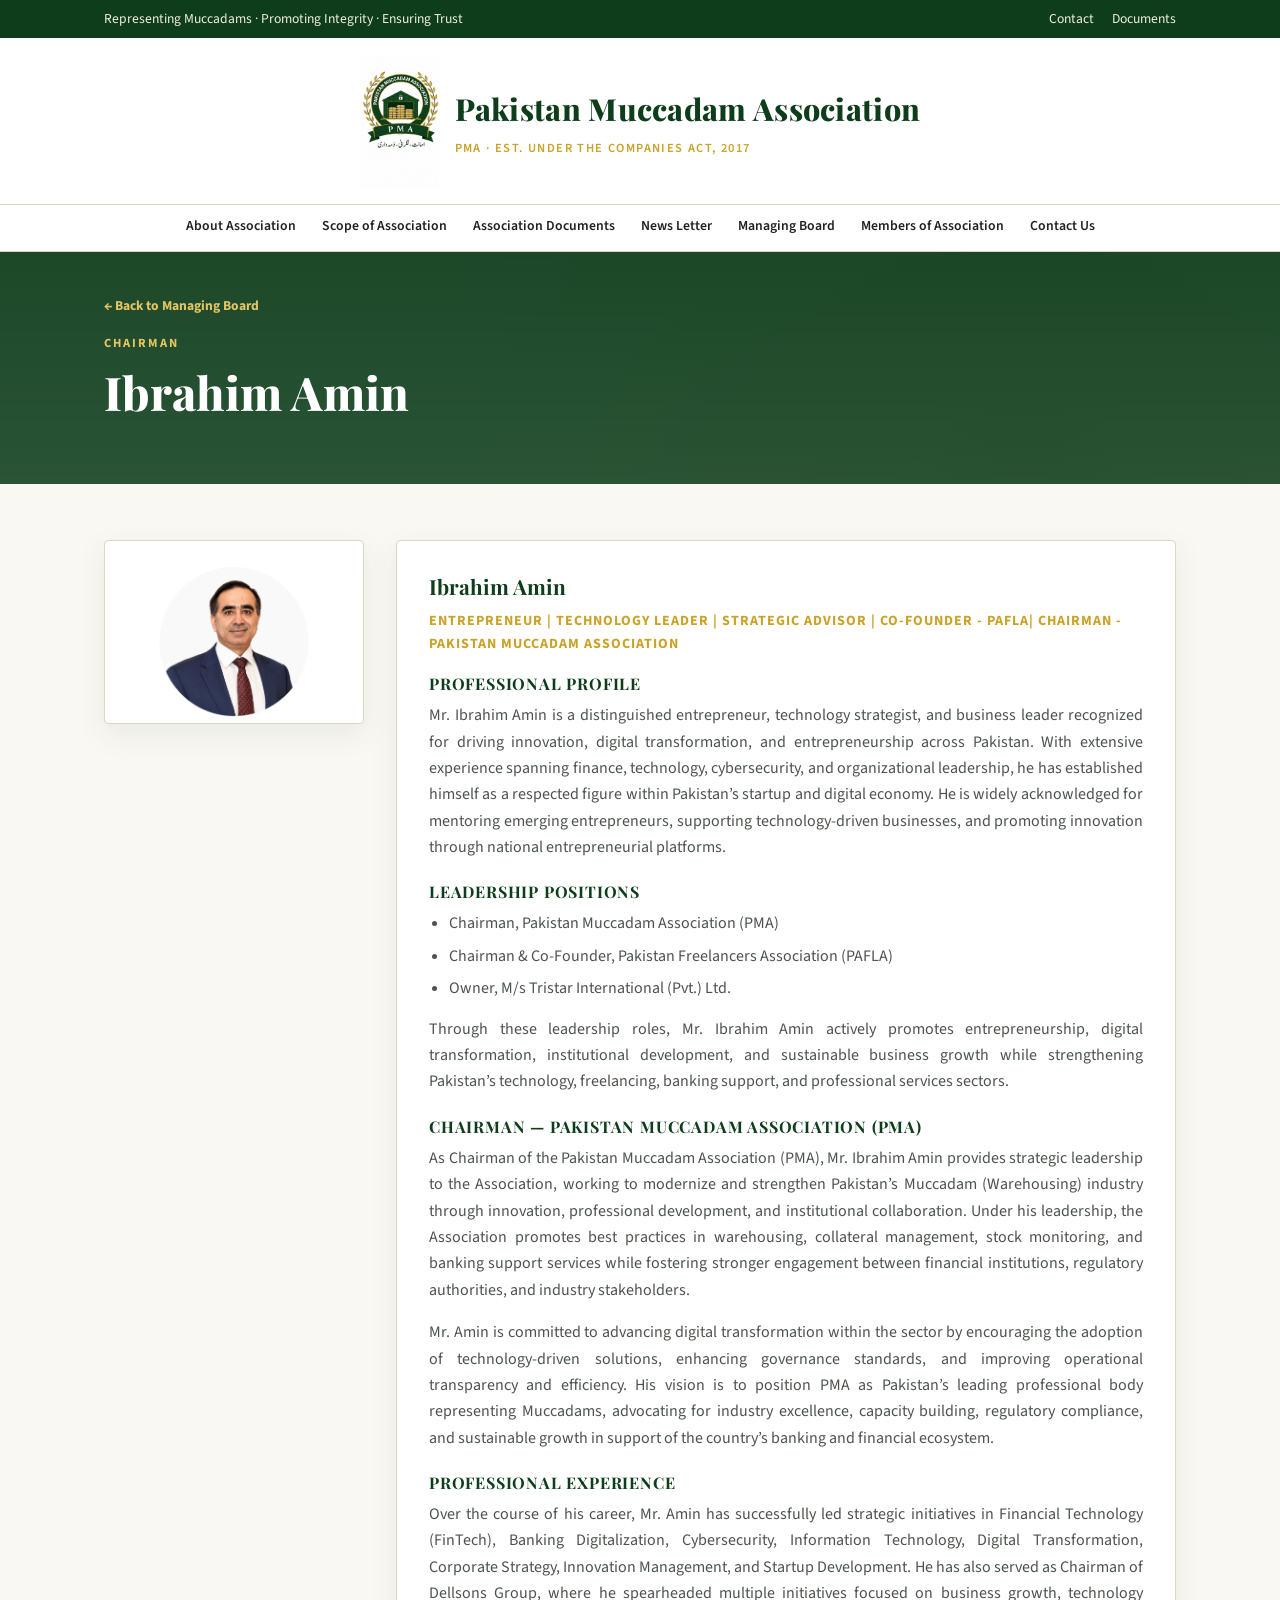
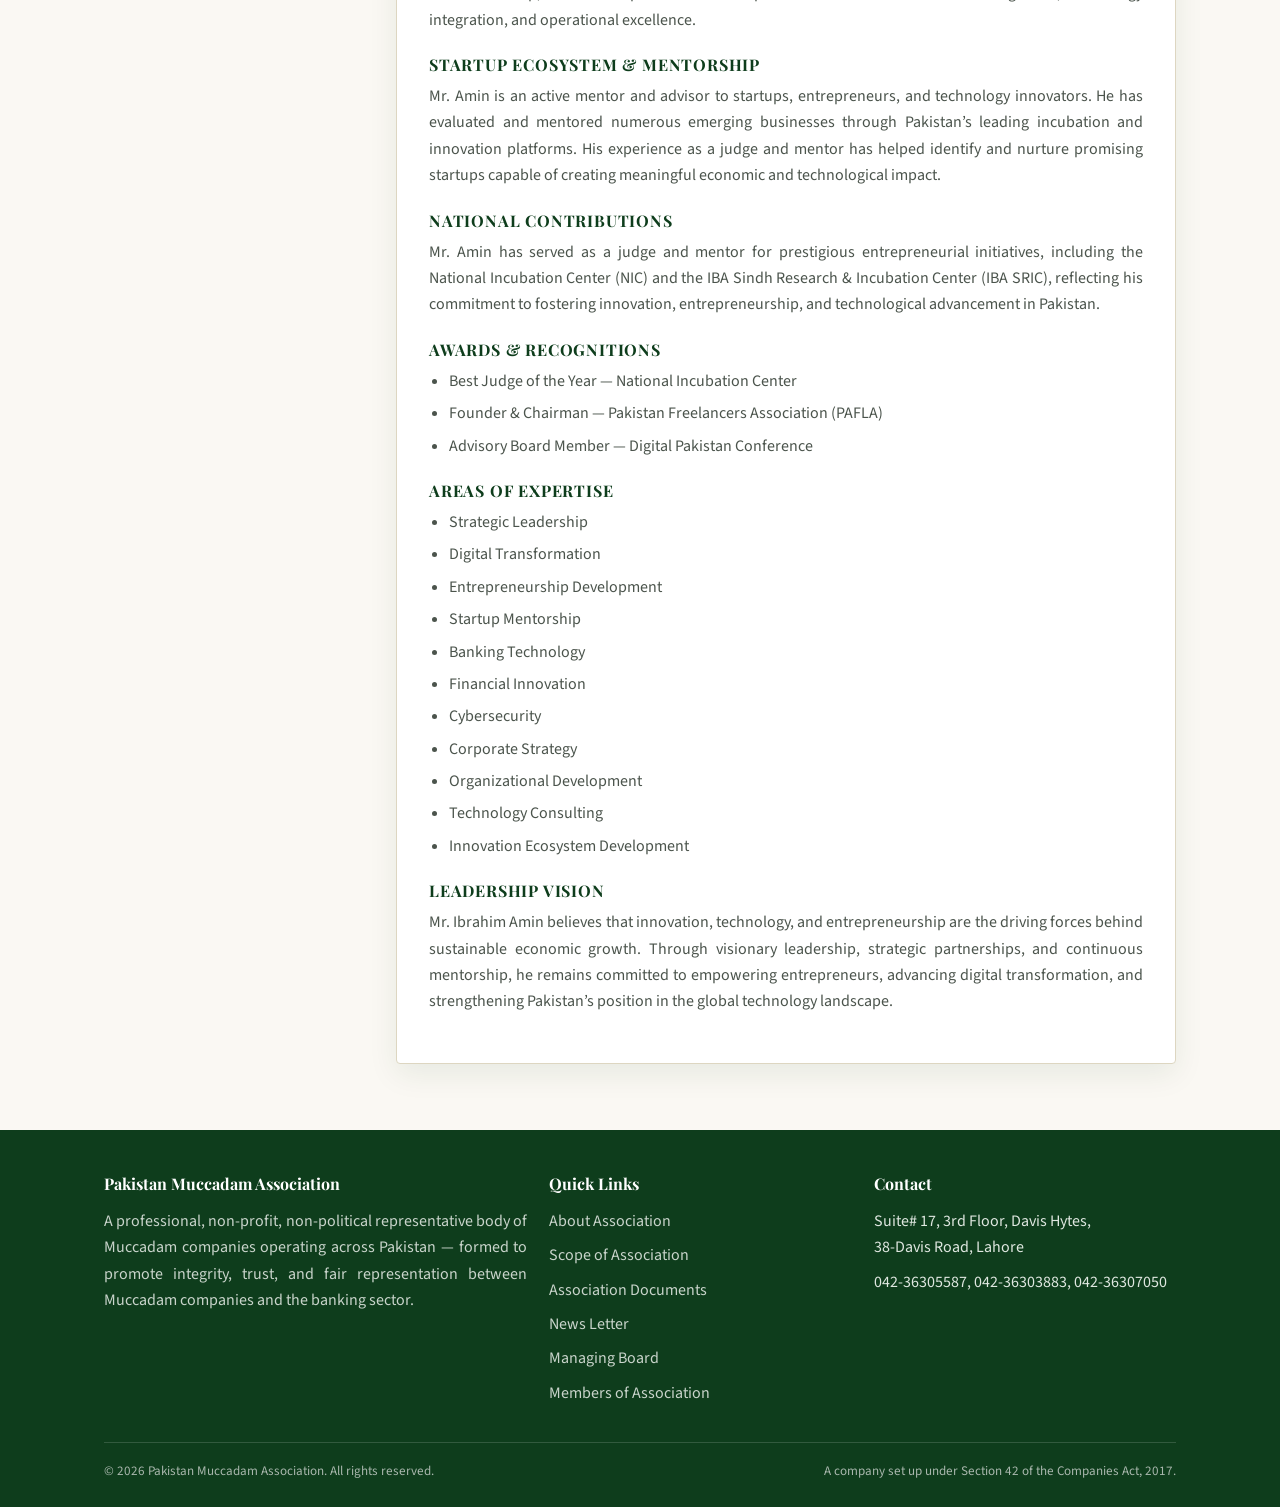
<file: ibrahim-amin.html>
<!DOCTYPE html>
<html lang="en">
<head>
<meta charset="UTF-8">
<meta name="viewport" content="width=device-width, initial-scale=1.0">
<title>Ibrahim Amin — Chairman | Pakistan Muccadam Association (PMA)</title>
<meta name="description" content="Full professional profile of Ibrahim Amin, Chairman of the Pakistan Muccadam Association.">
<link rel="icon" href="assets/images/pma-logo.jpg">
<link rel="stylesheet" href="assets/css/style.css">
</head>
<body>
<a class="skip-link" href="#main">Skip to content</a>

<div class="topbar">
    <div class="wrap">
        <span>Representing Muccadams &middot; Promoting Integrity &middot; Ensuring Trust</span>
        <div class="topbar-links">
            <a href="contact.html">Contact</a>
            <a href="documents.html">Documents</a>
        </div>
    </div>
</div>

<header class="site-header">
    <div class="wrap header-inner">
        <a class="brand" href="index.html">
            <img class="logo" src="assets/images/pma-logo.jpg" alt="Pakistan Muccadam Association logo">
            <span class="brand-text">
                <span class="name">Pakistan Muccadam Association</span><br>
                <span class="tagline">PMA &middot; Est. under the Companies Act, 2017</span>
            </span>
        </a>
    </div>
</header>

<div class="nav-bar">
    <div class="wrap">
        <nav class="main-nav">
            <ul>
            <li><a href="index.html">About Association</a></li>
            <li><a href="scope.html">Scope of Association</a></li>
            <li><a href="documents.html">Association Documents</a></li>
            <li><a href="newsletter.html">News Letter</a></li>
            <li><a href="board.html">Managing Board</a></li>
            <li><a href="members.html">Members of Association</a></li>
            <li><a href="contact.html">Contact Us</a></li>
            </ul>
        </nav>
    </div>
</div>

<main id="main">

<section class="hero small">
    <div class="wrap">
        <a href="board.html" style="color:var(--gold-light); font-weight:700; font-size:.85rem;">&larr; Back to Managing Board</a>
        <div style="height:14px;"></div>
        <div class="eyebrow">Chairman</div>
        <h1>Ibrahim Amin</h1>
    </div>
</section>

<section>
    <div class="wrap">
        <div style="display:flex; gap:32px; align-items:flex-start; flex-wrap:wrap; margin-bottom:10px;">
            <div class="board-card" style="width:260px; flex:none;">
                <div class="photo"><img src="assets/images/board/ibrahim-amin.png" alt="Ibrahim Amin"></div>
            </div>
            <div style="flex:1; min-width:260px;">
                <div class="profile-block" style="margin-bottom:0;">

            <h3>Ibrahim Amin</h3>
            <div class="p-role">Entrepreneur | Technology Leader | Strategic Advisor | Co-Founder - PAFLA| Chairman - Pakistan Muccadam Association</div>

            <h4>Professional Profile</h4>
            <p>Mr. Ibrahim Amin is a distinguished entrepreneur, technology strategist, and business leader recognized for driving innovation, digital transformation, and entrepreneurship across Pakistan. With extensive experience spanning finance, technology, cybersecurity, and organizational leadership, he has established himself as a respected figure within Pakistan&rsquo;s startup and digital economy. He is widely acknowledged for mentoring emerging entrepreneurs, supporting technology-driven businesses, and promoting innovation through national entrepreneurial platforms.</p>

            <h4>Leadership Positions</h4>
            <ul class="profile-list">
                <li>Chairman, Pakistan Muccadam Association (PMA)</li>
                <li>Chairman &amp; Co-Founder, Pakistan Freelancers Association (PAFLA)</li>
                <li>Owner, M/s Tristar International (Pvt.) Ltd.</li>
            </ul>
            <p>Through these leadership roles, Mr. Ibrahim Amin actively promotes entrepreneurship, digital transformation, institutional development, and sustainable business growth while strengthening Pakistan&rsquo;s technology, freelancing, banking support, and professional services sectors.</p>

            <h4>Chairman &mdash; Pakistan Muccadam Association (PMA)</h4>
            <p>As Chairman of the Pakistan Muccadam Association (PMA), Mr. Ibrahim Amin provides strategic leadership to the Association, working to modernize and strengthen Pakistan&rsquo;s Muccadam (Warehousing) industry through innovation, professional development, and institutional collaboration. Under his leadership, the Association promotes best practices in warehousing, collateral management, stock monitoring, and banking support services while fostering stronger engagement between financial institutions, regulatory authorities, and industry stakeholders.</p>
            <p>Mr. Amin is committed to advancing digital transformation within the sector by encouraging the adoption of technology-driven solutions, enhancing governance standards, and improving operational transparency and efficiency. His vision is to position PMA as Pakistan&rsquo;s leading professional body representing Muccadams, advocating for industry excellence, capacity building, regulatory compliance, and sustainable growth in support of the country&rsquo;s banking and financial ecosystem.</p>

            <h4>Professional Experience</h4>
            <p>Over the course of his career, Mr. Amin has successfully led strategic initiatives in Financial Technology (FinTech), Banking Digitalization, Cybersecurity, Information Technology, Digital Transformation, Corporate Strategy, Innovation Management, and Startup Development. He has also served as Chairman of Dellsons Group, where he spearheaded multiple initiatives focused on business growth, technology integration, and operational excellence.</p>

            <h4>Startup Ecosystem &amp; Mentorship</h4>
            <p>Mr. Amin is an active mentor and advisor to startups, entrepreneurs, and technology innovators. He has evaluated and mentored numerous emerging businesses through Pakistan&rsquo;s leading incubation and innovation platforms. His experience as a judge and mentor has helped identify and nurture promising startups capable of creating meaningful economic and technological impact.</p>

            <h4>National Contributions</h4>
            <p>Mr. Amin has served as a judge and mentor for prestigious entrepreneurial initiatives, including the National Incubation Center (NIC) and the IBA Sindh Research &amp; Incubation Center (IBA SRIC), reflecting his commitment to fostering innovation, entrepreneurship, and technological advancement in Pakistan.</p>

            <h4>Awards &amp; Recognitions</h4>
            <ul class="profile-list">
                <li>Best Judge of the Year &mdash; National Incubation Center</li>
                <li>Founder &amp; Chairman &mdash; Pakistan Freelancers Association (PAFLA)</li>
                <li>Advisory Board Member &mdash; Digital Pakistan Conference</li>
            </ul>

            <h4>Areas of Expertise</h4>
            <ul class="profile-list">
                <li>Strategic Leadership</li>
                <li>Digital Transformation</li>
                <li>Entrepreneurship Development</li>
                <li>Startup Mentorship</li>
                <li>Banking Technology</li>
                <li>Financial Innovation</li>
                <li>Cybersecurity</li>
                <li>Corporate Strategy</li>
                <li>Organizational Development</li>
                <li>Technology Consulting</li>
                <li>Innovation Ecosystem Development</li>
            </ul>

            <h4>Leadership Vision</h4>
            <p>Mr. Ibrahim Amin believes that innovation, technology, and entrepreneurship are the driving forces behind sustainable economic growth. Through visionary leadership, strategic partnerships, and continuous mentorship, he remains committed to empowering entrepreneurs, advancing digital transformation, and strengthening Pakistan&rsquo;s position in the global technology landscape.</p>
                </div>
            </div>
        </div>
    </div>
</section>
</main>

<footer class="site-footer">
    <div class="wrap">
        <div class="grid">
            <div>
                <h4>Pakistan Muccadam Association</h4>
                <p style="color:#c9d4cb;">A professional, non-profit, non-political representative body of Muccadam companies operating across Pakistan &mdash; formed to promote integrity, trust, and fair representation between Muccadam companies and the banking sector.</p>
            </div>
            <div>
                <h4>Quick Links</h4>
                <ul class="foot-links">
                    <li><a href="index.html">About Association</a></li>
                    <li><a href="scope.html">Scope of Association</a></li>
                    <li><a href="documents.html">Association Documents</a></li>
                    <li><a href="newsletter.html">News Letter</a></li>
                    <li><a href="board.html">Managing Board</a></li>
                    <li><a href="members.html">Members of Association</a></li>
                </ul>
            </div>
            <div>
                <h4>Contact</h4>
                <ul class="foot-links">
                    <li>Suite# 17, 3rd Floor, Davis Hytes,<br>38-Davis Road, Lahore</li>
                    <li>042-36305587, 042-36303883, 042-36307050</li>
                </ul>
            </div>
        </div>
        <div class="bottom">
            <span>&copy; <span id="year"></span> Pakistan Muccadam Association. All rights reserved.</span>
            <span>A company set up under Section 42 of the Companies Act, 2017.</span>
        </div>
    </div>
</footer>

<script>document.getElementById('year').textContent = new Date().getFullYear();</script>
</body>
</html>
</file>
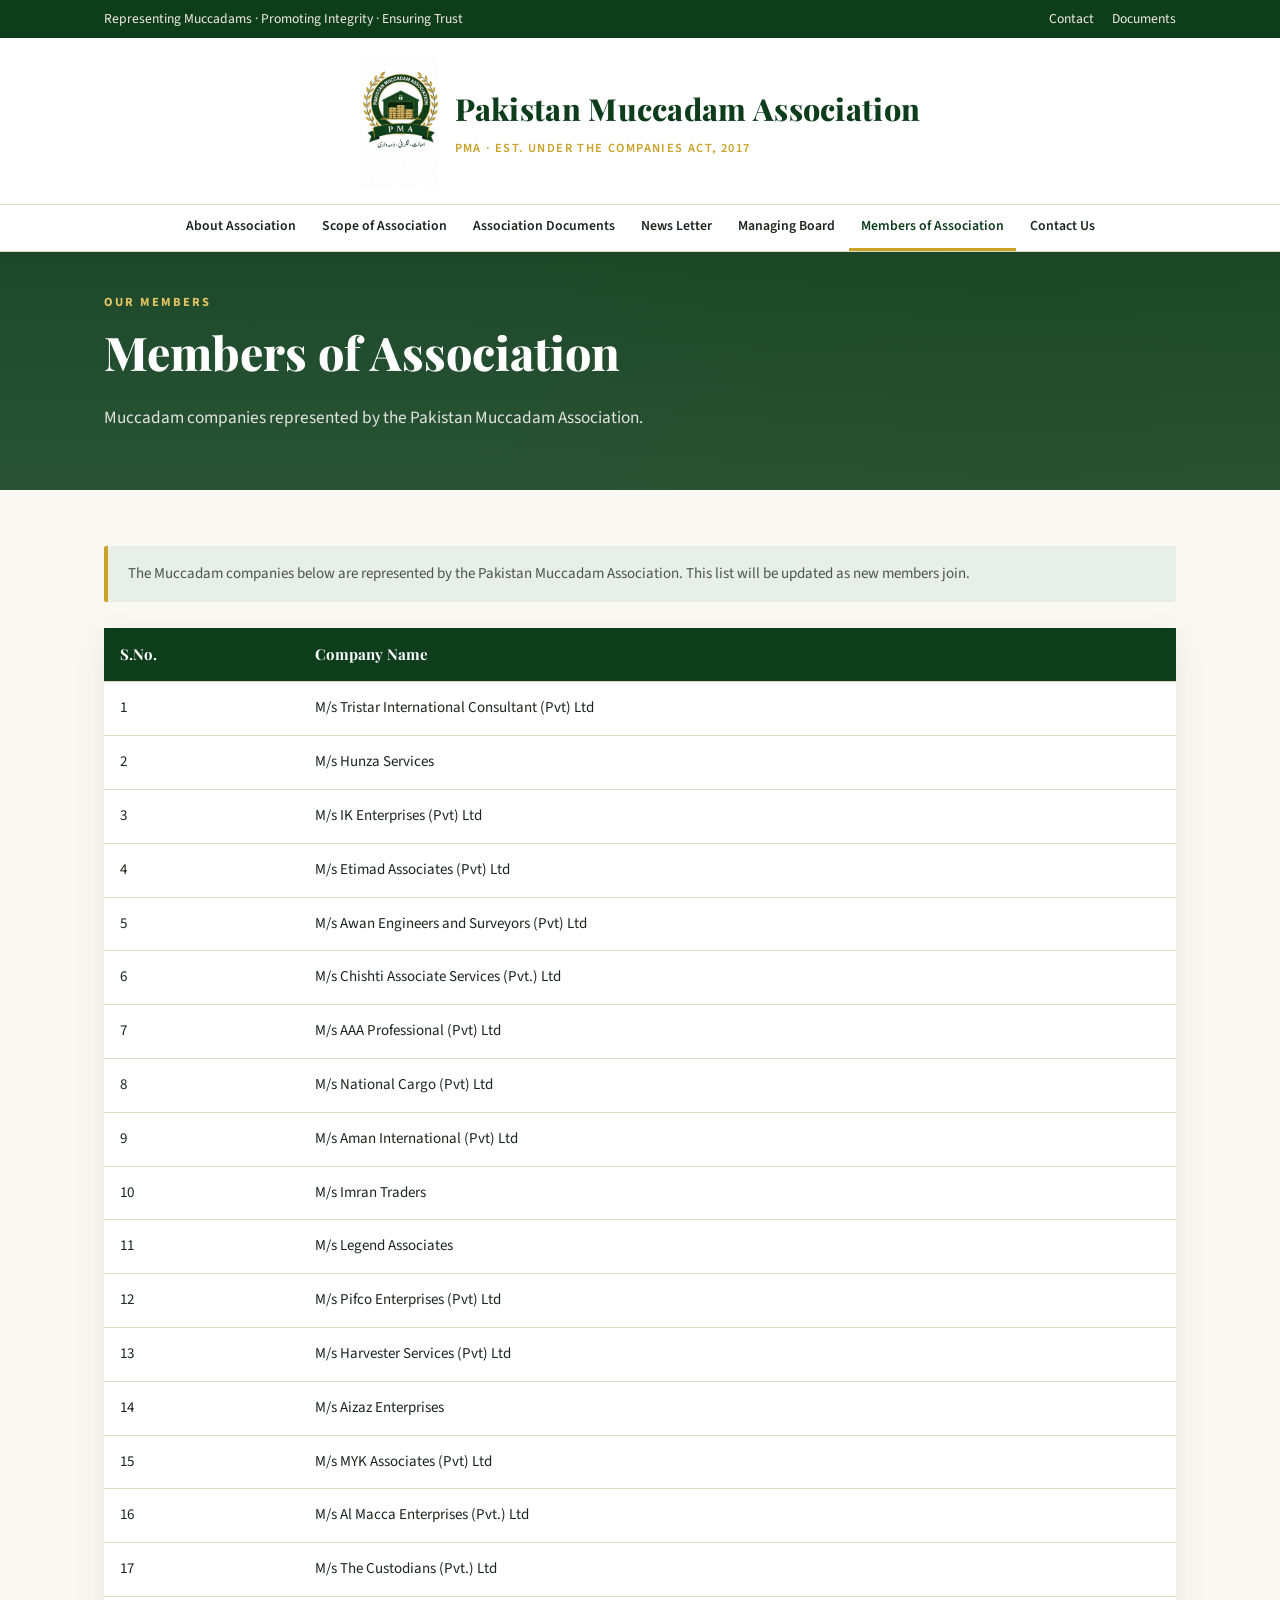
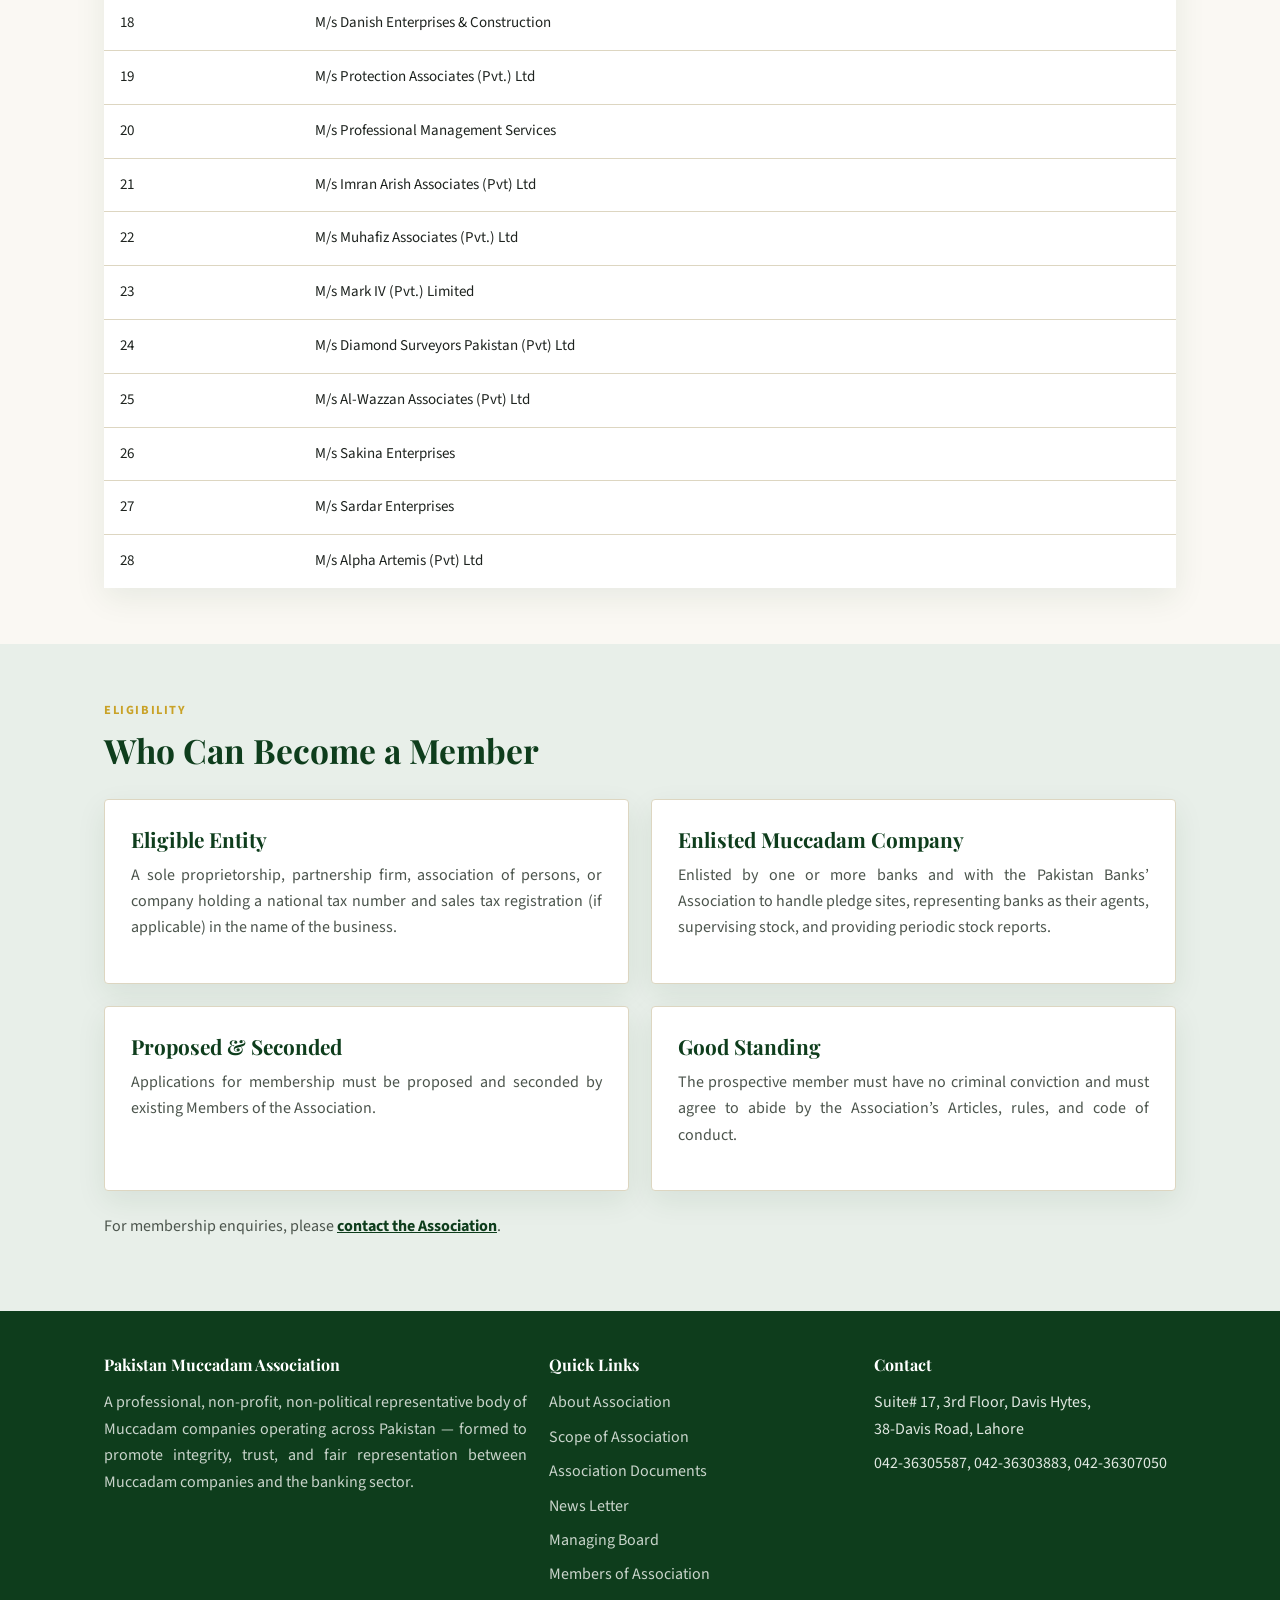
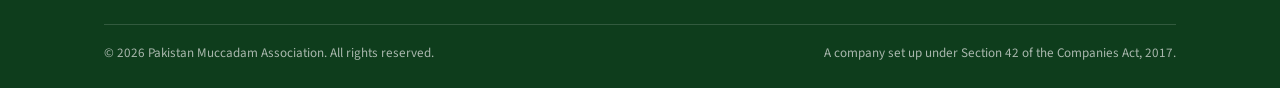
<file: members.html>
<!DOCTYPE html>
<html lang="en">
<head>
<meta charset="UTF-8">
<meta name="viewport" content="width=device-width, initial-scale=1.0">
<title>Members of Association | Pakistan Muccadam Association (PMA)</title>
<meta name="description" content="Muccadam companies represented by the Pakistan Muccadam Association, and eligibility criteria for membership.">
<link rel="icon" href="assets/images/pma-logo.jpg">
<link rel="stylesheet" href="assets/css/style.css">
</head>
<body>
<a class="skip-link" href="#main">Skip to content</a>

<div class="topbar">
    <div class="wrap">
        <span>Representing Muccadams &middot; Promoting Integrity &middot; Ensuring Trust</span>
        <div class="topbar-links">
            <a href="contact.html">Contact</a>
            <a href="documents.html">Documents</a>
        </div>
    </div>
</div>

<header class="site-header">
    <div class="wrap header-inner">
        <a class="brand" href="index.html">
            <img class="logo" src="assets/images/pma-logo.jpg" alt="Pakistan Muccadam Association logo">
            <span class="brand-text">
                <span class="name">Pakistan Muccadam Association</span><br>
                <span class="tagline">PMA &middot; Est. under the Companies Act, 2017</span>
            </span>
        </a>
    </div>
</header>

<div class="nav-bar">
    <div class="wrap">
        <nav class="main-nav">
            <ul>
            <li><a href="index.html">About Association</a></li>
            <li><a href="scope.html">Scope of Association</a></li>
            <li><a href="documents.html">Association Documents</a></li>
            <li><a href="newsletter.html">News Letter</a></li>
            <li><a href="board.html">Managing Board</a></li>
            <li><a href="members.html" class="active">Members of Association</a></li>
            <li><a href="contact.html">Contact Us</a></li>
            </ul>
        </nav>
    </div>
</div>

<main id="main">

<section class="hero small">
    <div class="wrap">
        <div class="eyebrow">Our Members</div>
        <h1>Members of Association</h1>
        <p class="lead">Muccadam companies represented by the Pakistan Muccadam Association.</p>
    </div>
</section>

<section>
    <div class="wrap">
        <div class="notice" style="margin-bottom:26px;">
            The Muccadam companies below are represented by the Pakistan Muccadam Association. This list will be updated as new members join.
        </div>

        <!--
        ============================================================
        HOW TO ADD MEMBERS
        ------------------------------------------------------------
        Copy one <tr>...</tr> row and paste it inside <tbody>,
        filling in the company details. Example row:

        <tr>
            <td>1</td>
            <td>Company Name Pvt. Ltd.</td>
        </tr>
        ============================================================
        -->

        <table class="members">
            <thead>
                <tr>
                    <th>S.No.</th>
                    <th>Company Name</th>
                </tr>
            </thead>
            <tbody>
                <tr><td>1</td><td>M/s Tristar International Consultant (Pvt) Ltd</td></tr>
                <tr><td>2</td><td>M/s Hunza Services</td></tr>
                <tr><td>3</td><td>M/s IK Enterprises (Pvt) Ltd</td></tr>
                <tr><td>4</td><td>M/s Etimad Associates (Pvt) Ltd</td></tr>
                <tr><td>5</td><td>M/s Awan Engineers and Surveyors (Pvt) Ltd</td></tr>
                <tr><td>6</td><td>M/s Chishti Associate Services (Pvt.) Ltd</td></tr>
                <tr><td>7</td><td>M/s AAA Professional (Pvt) Ltd</td></tr>
                <tr><td>8</td><td>M/s National Cargo (Pvt) Ltd</td></tr>
                <tr><td>9</td><td>M/s Aman International (Pvt) Ltd</td></tr>
                <tr><td>10</td><td>M/s Imran Traders</td></tr>
                <tr><td>11</td><td>M/s Legend Associates</td></tr>
                <tr><td>12</td><td>M/s Pifco Enterprises (Pvt) Ltd</td></tr>
                <tr><td>13</td><td>M/s Harvester Services (Pvt) Ltd</td></tr>
                <tr><td>14</td><td>M/s Aizaz Enterprises</td></tr>
                <tr><td>15</td><td>M/s MYK Associates (Pvt) Ltd</td></tr>
                <tr><td>16</td><td>M/s Al Macca Enterprises (Pvt.) Ltd</td></tr>
                <tr><td>17</td><td>M/s The Custodians (Pvt.) Ltd</td></tr>
                <tr><td>18</td><td>M/s Danish Enterprises &amp; Construction</td></tr>
                <tr><td>19</td><td>M/s Protection Associates (Pvt.) Ltd</td></tr>
                <tr><td>20</td><td>M/s Professional Management Services</td></tr>
                <tr><td>21</td><td>M/s Imran Arish Associates (Pvt) Ltd</td></tr>
                <tr><td>22</td><td>M/s Muhafiz Associates (Pvt.) Ltd</td></tr>
                <tr><td>23</td><td>M/s Mark IV (Pvt.) Limited</td></tr>
                <tr><td>24</td><td>M/s Diamond Surveyors Pakistan (Pvt) Ltd</td></tr>
                <tr><td>25</td><td>M/s Al-Wazzan Associates (Pvt) Ltd</td></tr>
                <tr><td>26</td><td>M/s Sakina Enterprises</td></tr>
                <tr><td>27</td><td>M/s Sardar Enterprises</td></tr>
                <tr><td>28</td><td>M/s Alpha Artemis (Pvt) Ltd</td></tr>
            </tbody>
        </table>
    </div>
</section>

<section class="alt">
    <div class="wrap">
        <div class="section-head">
            <div class="eyebrow">Eligibility</div>
            <h2>Who Can Become a Member</h2>
        </div>
        <div class="grid cols-2">
            <div class="card">
                <h3>Eligible Entity</h3>
                <p>A sole proprietorship, partnership firm, association of persons, or company holding a national tax number and sales tax registration (if applicable) in the name of the business.</p>
            </div>
            <div class="card">
                <h3>Enlisted Muccadam Company</h3>
                <p>Enlisted by one or more banks and with the Pakistan Banks&rsquo; Association to handle pledge sites, representing banks as their agents, supervising stock, and providing periodic stock reports.</p>
            </div>
            <div class="card">
                <h3>Proposed &amp; Seconded</h3>
                <p>Applications for membership must be proposed and seconded by existing Members of the Association.</p>
            </div>
            <div class="card">
                <h3>Good Standing</h3>
                <p>The prospective member must have no criminal conviction and must agree to abide by the Association&rsquo;s Articles, rules, and code of conduct.</p>
            </div>
        </div>
        <p style="margin-top:22px;">For membership enquiries, please <a href="contact.html" style="color:var(--green-deep); font-weight:700; text-decoration:underline;">contact the Association</a>.</p>
    </div>
</section>
</main>

<footer class="site-footer">
    <div class="wrap">
        <div class="grid">
            <div>
                <h4>Pakistan Muccadam Association</h4>
                <p style="color:#c9d4cb;">A professional, non-profit, non-political representative body of Muccadam companies operating across Pakistan &mdash; formed to promote integrity, trust, and fair representation between Muccadam companies and the banking sector.</p>
            </div>
            <div>
                <h4>Quick Links</h4>
                <ul class="foot-links">
                    <li><a href="index.html">About Association</a></li>
                    <li><a href="scope.html">Scope of Association</a></li>
                    <li><a href="documents.html">Association Documents</a></li>
                    <li><a href="newsletter.html">News Letter</a></li>
                    <li><a href="board.html">Managing Board</a></li>
                    <li><a href="members.html">Members of Association</a></li>
                </ul>
            </div>
            <div>
                <h4>Contact</h4>
                <ul class="foot-links">
                    <li>Suite# 17, 3rd Floor, Davis Hytes,<br>38-Davis Road, Lahore</li>
                    <li>042-36305587, 042-36303883, 042-36307050</li>
                </ul>
            </div>
        </div>
        <div class="bottom">
            <span>&copy; <span id="year"></span> Pakistan Muccadam Association. All rights reserved.</span>
            <span>A company set up under Section 42 of the Companies Act, 2017.</span>
        </div>
    </div>
</footer>

<script>document.getElementById('year').textContent = new Date().getFullYear();</script>
</body>
</html>
</file>
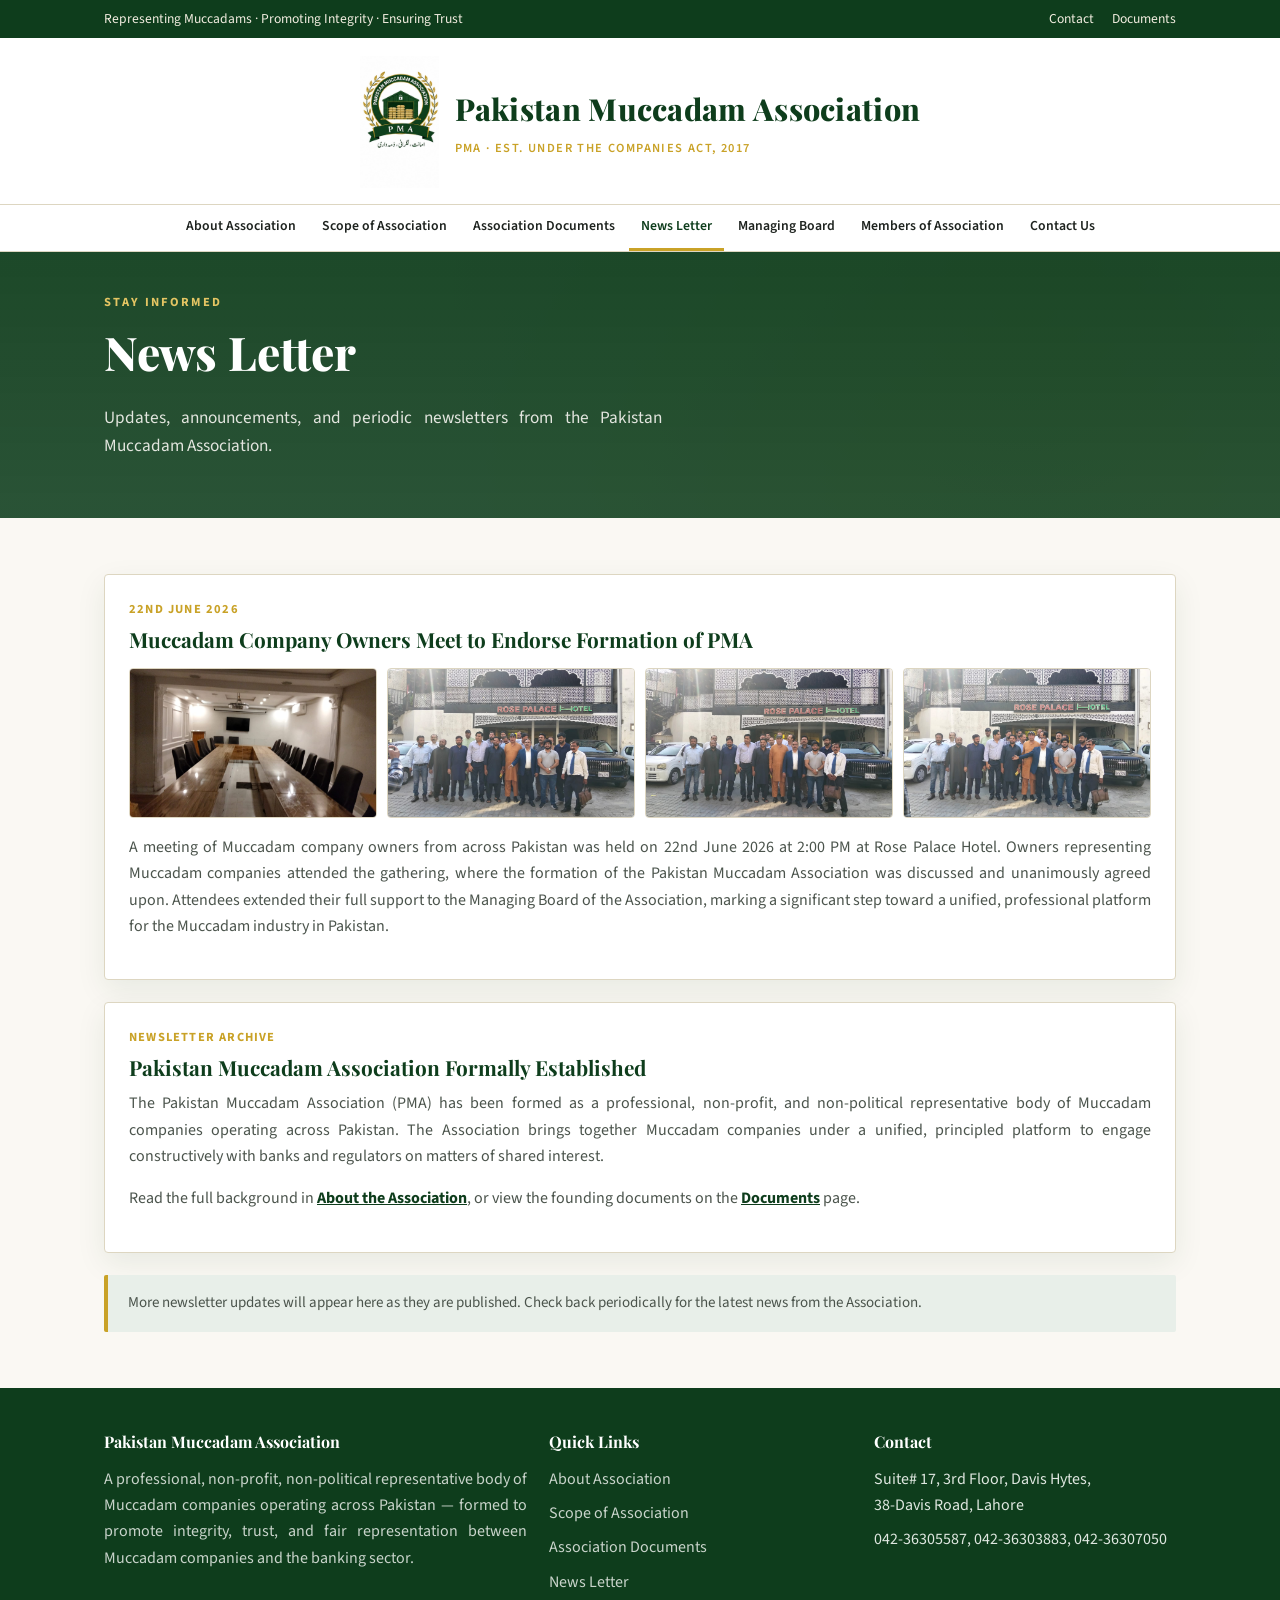
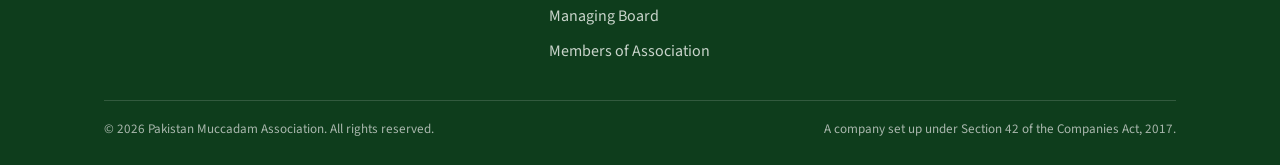
<file: newsletter.html>
<!DOCTYPE html>
<html lang="en">
<head>
<meta charset="UTF-8">
<meta name="viewport" content="width=device-width, initial-scale=1.0">
<title>News Letter | Pakistan Muccadam Association (PMA)</title>
<meta name="description" content="Latest updates, announcements, and newsletters from the Pakistan Muccadam Association.">
<link rel="icon" href="assets/images/pma-logo.jpg">
<link rel="stylesheet" href="assets/css/style.css">
</head>
<body>
<a class="skip-link" href="#main">Skip to content</a>

<div class="topbar">
    <div class="wrap">
        <span>Representing Muccadams &middot; Promoting Integrity &middot; Ensuring Trust</span>
        <div class="topbar-links">
            <a href="contact.html">Contact</a>
            <a href="documents.html">Documents</a>
        </div>
    </div>
</div>

<header class="site-header">
    <div class="wrap header-inner">
        <a class="brand" href="index.html">
            <img class="logo" src="assets/images/pma-logo.jpg" alt="Pakistan Muccadam Association logo">
            <span class="brand-text">
                <span class="name">Pakistan Muccadam Association</span><br>
                <span class="tagline">PMA &middot; Est. under the Companies Act, 2017</span>
            </span>
        </a>
    </div>
</header>

<div class="nav-bar">
    <div class="wrap">
        <nav class="main-nav">
            <ul>
            <li><a href="index.html">About Association</a></li>
            <li><a href="scope.html">Scope of Association</a></li>
            <li><a href="documents.html">Association Documents</a></li>
            <li><a href="newsletter.html" class="active">News Letter</a></li>
            <li><a href="board.html">Managing Board</a></li>
            <li><a href="members.html">Members of Association</a></li>
            <li><a href="contact.html">Contact Us</a></li>
            </ul>
        </nav>
    </div>
</div>

<main id="main">

<section class="hero small">
    <div class="wrap">
        <div class="eyebrow">Stay Informed</div>
        <h1>News Letter</h1>
        <p class="lead">Updates, announcements, and periodic newsletters from the Pakistan Muccadam Association.</p>
    </div>
</section>

<section>
    <div class="wrap">

        <!--
        ============================================================
        HOW TO ADD A NEW NEWSLETTER ENTRY
        ------------------------------------------------------------
        Copy the block below (from <div class="update-card"> to the
        closing </div>) and paste it just under this comment, ABOVE
        the existing entries, so the newest update appears first.

        - Change the date and title.
        - Write your update text directly in the <p> tag (text-only
          updates are fine), OR
        - Attach a PDF by placing it in assets/documents/ and keeping
          the "Download Full Update (PDF)" button with the new file
          name, OR do both in the same entry.
        - If an entry has no PDF, simply delete the button line.

        <div class="update-card">
            <div class="date">Month Year</div>
            <h3>Update Title Goes Here</h3>
            <p>Write the update text here.</p>
            <a class="btn btn-green" href="assets/documents/YOUR-FILE.pdf" download>Download Full Update (PDF)</a>
        </div>
        ============================================================
        -->

        <div class="update-card">
            <div class="date">22nd June 2026</div>
            <h3>Muccadam Company Owners Meet to Endorse Formation of PMA</h3>
            <div class="gallery">
                <img src="assets/images/newsletter/pma-meeting-room.jpg" alt="Meeting room prepared for the PMA gathering">
                <img src="assets/images/newsletter/pma-meeting-group-1.jpg" alt="Owners of Muccadam companies gathered outside Rose Palace Hotel">
                <img src="assets/images/newsletter/pma-meeting-group-2.jpg" alt="Muccadam company owners at the PMA meeting">
                <img src="assets/images/newsletter/pma-meeting-group-3.jpg" alt="Group photo of attendees at the PMA formation meeting">
            </div>
            <p>A meeting of Muccadam company owners from across Pakistan was held on 22nd June 2026 at 2:00 PM at Rose Palace Hotel. Owners representing Muccadam companies attended the gathering, where the formation of the Pakistan Muccadam Association was discussed and unanimously agreed upon. Attendees extended their full support to the Managing Board of the Association, marking a significant step toward a unified, professional platform for the Muccadam industry in Pakistan.</p>
        </div>

        <div class="update-card">
            <div class="date">Newsletter Archive</div>
            <h3>Pakistan Muccadam Association Formally Established</h3>
            <p>The Pakistan Muccadam Association (PMA) has been formed as a professional, non-profit, and non-political representative body of Muccadam companies operating across Pakistan. The Association brings together Muccadam companies under a unified, principled platform to engage constructively with banks and regulators on matters of shared interest.</p>
            <p>Read the full background in <a href="index.html" style="color:var(--green-deep); font-weight:700; text-decoration:underline;">About the Association</a>, or view the founding documents on the <a href="documents.html" style="color:var(--green-deep); font-weight:700; text-decoration:underline;">Documents</a> page.</p>
        </div>

        <div class="notice">
            More newsletter updates will appear here as they are published. Check back periodically for the latest news from the Association.
        </div>
    </div>
</section>
</main>

<footer class="site-footer">
    <div class="wrap">
        <div class="grid">
            <div>
                <h4>Pakistan Muccadam Association</h4>
                <p style="color:#c9d4cb;">A professional, non-profit, non-political representative body of Muccadam companies operating across Pakistan &mdash; formed to promote integrity, trust, and fair representation between Muccadam companies and the banking sector.</p>
            </div>
            <div>
                <h4>Quick Links</h4>
                <ul class="foot-links">
                    <li><a href="index.html">About Association</a></li>
                    <li><a href="scope.html">Scope of Association</a></li>
                    <li><a href="documents.html">Association Documents</a></li>
                    <li><a href="newsletter.html">News Letter</a></li>
                    <li><a href="board.html">Managing Board</a></li>
                    <li><a href="members.html">Members of Association</a></li>
                </ul>
            </div>
            <div>
                <h4>Contact</h4>
                <ul class="foot-links">
                    <li>Suite# 17, 3rd Floor, Davis Hytes,<br>38-Davis Road, Lahore</li>
                    <li>042-36305587, 042-36303883, 042-36307050</li>
                </ul>
            </div>
        </div>
        <div class="bottom">
            <span>&copy; <span id="year"></span> Pakistan Muccadam Association. All rights reserved.</span>
            <span>A company set up under Section 42 of the Companies Act, 2017.</span>
        </div>
    </div>
</footer>

<script>document.getElementById('year').textContent = new Date().getFullYear();</script>
</body>
</html>
</file>
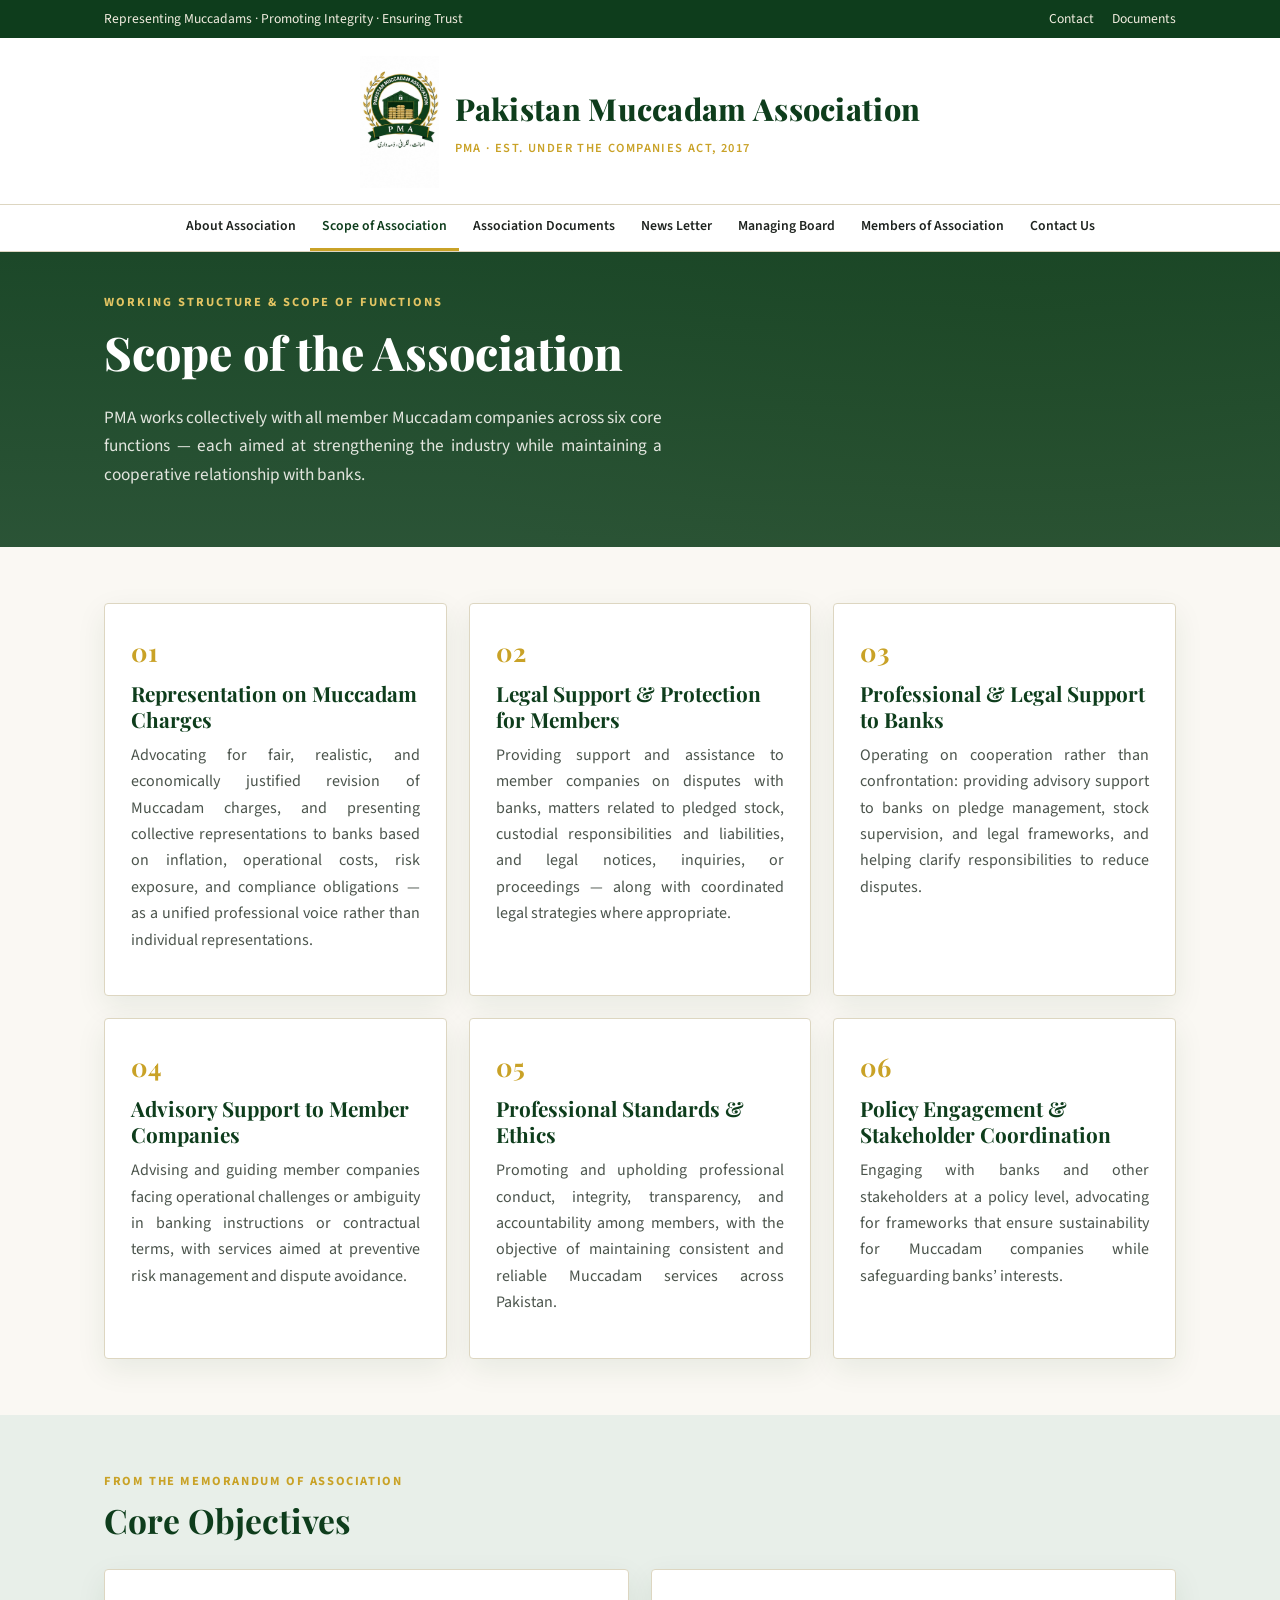
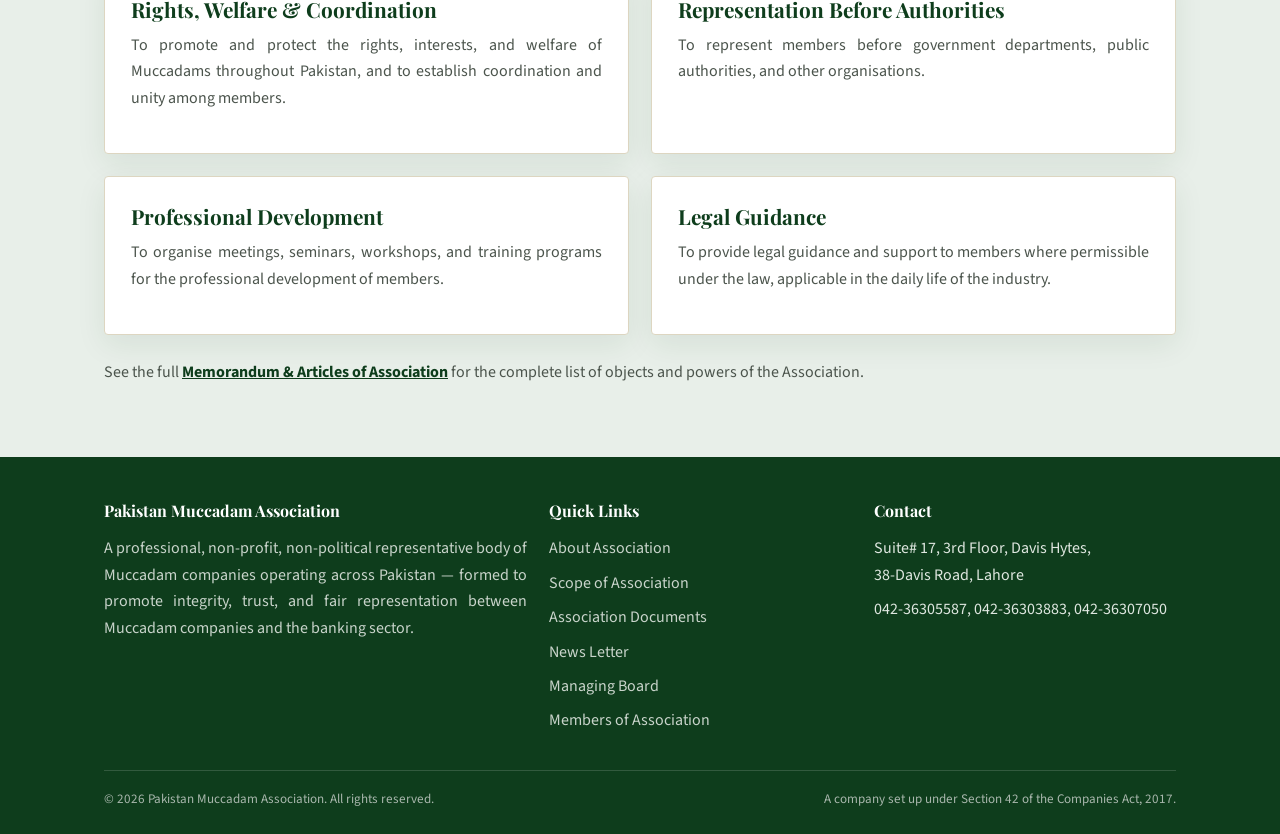
<file: scope.html>
<!DOCTYPE html>
<html lang="en">
<head>
<meta charset="UTF-8">
<meta name="viewport" content="width=device-width, initial-scale=1.0">
<title>Scope of Association | Pakistan Muccadam Association (PMA)</title>
<meta name="description" content="The working structure and scope of functions of the Pakistan Muccadam Association, covering representation, legal support, advisory services, and standards.">
<link rel="icon" href="assets/images/pma-logo.jpg">
<link rel="stylesheet" href="assets/css/style.css">
</head>
<body>
<a class="skip-link" href="#main">Skip to content</a>

<div class="topbar">
    <div class="wrap">
        <span>Representing Muccadams &middot; Promoting Integrity &middot; Ensuring Trust</span>
        <div class="topbar-links">
            <a href="contact.html">Contact</a>
            <a href="documents.html">Documents</a>
        </div>
    </div>
</div>

<header class="site-header">
    <div class="wrap header-inner">
        <a class="brand" href="index.html">
            <img class="logo" src="assets/images/pma-logo.jpg" alt="Pakistan Muccadam Association logo">
            <span class="brand-text">
                <span class="name">Pakistan Muccadam Association</span><br>
                <span class="tagline">PMA &middot; Est. under the Companies Act, 2017</span>
            </span>
        </a>
    </div>
</header>

<div class="nav-bar">
    <div class="wrap">
        <nav class="main-nav">
            <ul>
            <li><a href="index.html">About Association</a></li>
            <li><a href="scope.html" class="active">Scope of Association</a></li>
            <li><a href="documents.html">Association Documents</a></li>
            <li><a href="newsletter.html">News Letter</a></li>
            <li><a href="board.html">Managing Board</a></li>
            <li><a href="members.html">Members of Association</a></li>
            <li><a href="contact.html">Contact Us</a></li>
            </ul>
        </nav>
    </div>
</div>

<main id="main">

<section class="hero small">
    <div class="wrap">
        <div class="eyebrow">Working Structure &amp; Scope of Functions</div>
        <h1>Scope of the Association</h1>
        <p class="lead">PMA works collectively with all member Muccadam companies across six core functions &mdash; each aimed at strengthening the industry while maintaining a cooperative relationship with banks.</p>
    </div>
</section>

<section>
    <div class="wrap">
        <div class="grid cols-3">
            <div class="card">
                <span class="num">01</span>
                <h3>Representation on Muccadam Charges</h3>
                <p>Advocating for fair, realistic, and economically justified revision of Muccadam charges, and presenting collective representations to banks based on inflation, operational costs, risk exposure, and compliance obligations &mdash; as a unified professional voice rather than individual representations.</p>
            </div>
            <div class="card">
                <span class="num">02</span>
                <h3>Legal Support &amp; Protection for Members</h3>
                <p>Providing support and assistance to member companies on disputes with banks, matters related to pledged stock, custodial responsibilities and liabilities, and legal notices, inquiries, or proceedings &mdash; along with coordinated legal strategies where appropriate.</p>
            </div>
            <div class="card">
                <span class="num">03</span>
                <h3>Professional &amp; Legal Support to Banks</h3>
                <p>Operating on cooperation rather than confrontation: providing advisory support to banks on pledge management, stock supervision, and legal frameworks, and helping clarify responsibilities to reduce disputes.</p>
            </div>
            <div class="card">
                <span class="num">04</span>
                <h3>Advisory Support to Member Companies</h3>
                <p>Advising and guiding member companies facing operational challenges or ambiguity in banking instructions or contractual terms, with services aimed at preventive risk management and dispute avoidance.</p>
            </div>
            <div class="card">
                <span class="num">05</span>
                <h3>Professional Standards &amp; Ethics</h3>
                <p>Promoting and upholding professional conduct, integrity, transparency, and accountability among members, with the objective of maintaining consistent and reliable Muccadam services across Pakistan.</p>
            </div>
            <div class="card">
                <span class="num">06</span>
                <h3>Policy Engagement &amp; Stakeholder Coordination</h3>
                <p>Engaging with banks and other stakeholders at a policy level, advocating for frameworks that ensure sustainability for Muccadam companies while safeguarding banks&rsquo; interests.</p>
            </div>
        </div>
    </div>
</section>

<section class="alt">
    <div class="wrap">
        <div class="section-head">
            <div class="eyebrow">From the Memorandum of Association</div>
            <h2>Core Objectives</h2>
        </div>
        <div class="grid cols-2">
            <div class="card">
                <h3>Rights, Welfare &amp; Coordination</h3>
                <p>To promote and protect the rights, interests, and welfare of Muccadams throughout Pakistan, and to establish coordination and unity among members.</p>
            </div>
            <div class="card">
                <h3>Representation Before Authorities</h3>
                <p>To represent members before government departments, public authorities, and other organisations.</p>
            </div>
            <div class="card">
                <h3>Professional Development</h3>
                <p>To organise meetings, seminars, workshops, and training programs for the professional development of members.</p>
            </div>
            <div class="card">
                <h3>Legal Guidance</h3>
                <p>To provide legal guidance and support to members where permissible under the law, applicable in the daily life of the industry.</p>
            </div>
        </div>
        <p style="margin-top:24px;">See the full <a href="documents.html" style="color:var(--green-deep); font-weight:700; text-decoration:underline;">Memorandum &amp; Articles of Association</a> for the complete list of objects and powers of the Association.</p>
    </div>
</section>
</main>

<footer class="site-footer">
    <div class="wrap">
        <div class="grid">
            <div>
                <h4>Pakistan Muccadam Association</h4>
                <p style="color:#c9d4cb;">A professional, non-profit, non-political representative body of Muccadam companies operating across Pakistan &mdash; formed to promote integrity, trust, and fair representation between Muccadam companies and the banking sector.</p>
            </div>
            <div>
                <h4>Quick Links</h4>
                <ul class="foot-links">
                    <li><a href="index.html">About Association</a></li>
                    <li><a href="scope.html">Scope of Association</a></li>
                    <li><a href="documents.html">Association Documents</a></li>
                    <li><a href="newsletter.html">News Letter</a></li>
                    <li><a href="board.html">Managing Board</a></li>
                    <li><a href="members.html">Members of Association</a></li>
                </ul>
            </div>
            <div>
                <h4>Contact</h4>
                <ul class="foot-links">
                    <li>Suite# 17, 3rd Floor, Davis Hytes,<br>38-Davis Road, Lahore</li>
                    <li>042-36305587, 042-36303883, 042-36307050</li>
                </ul>
            </div>
        </div>
        <div class="bottom">
            <span>&copy; <span id="year"></span> Pakistan Muccadam Association. All rights reserved.</span>
            <span>A company set up under Section 42 of the Companies Act, 2017.</span>
        </div>
    </div>
</footer>

<script>document.getElementById('year').textContent = new Date().getFullYear();</script>
</body>
</html>
</file>
<file: assets/css/style.css>
/* ==========================================================================
   Pakistan Muccadam Association — Site Stylesheet
   Palette pulled from the PMA seal: deep institutional green + gold accent.
   ========================================================================== */

@import url('https://fonts.googleapis.com/css2?family=Playfair+Display:wght@600;700;800&family=Source+Sans+3:wght@400;500;600;700&display=swap');

:root{
  --green-deep:   #0e3d1c;
  --green:        #17532b;
  --green-soft:   #e8efe9;
  --gold:         #c9a227;
  --gold-light:   #e4c563;
  --cream:        #faf8f3;
  --paper:        #ffffff;
  --ink:          #1e231f;
  --ink-soft:     #4b544c;
  --line:         #ddd6c1;
  --shadow:       0 10px 30px rgba(14,61,28,0.08);

  --serif: 'Playfair Display', Georgia, 'Times New Roman', serif;
  --sans:  'Source Sans 3', 'Segoe UI', Tahoma, Arial, sans-serif;

  --max: 1120px;
}

*{ box-sizing: border-box; }
html{ scroll-behavior: smooth; }
body{
  margin:0;
  font-family: var(--sans);
  color: var(--ink);
  background: var(--cream);
  line-height: 1.65;
}
img{ max-width:100%; display:block; }
a{ color: inherit; text-decoration: none; }
ul{ margin:0; padding:0; }
li{ list-style:none; }

h1,h2,h3,h4{
  font-family: var(--serif);
  color: var(--green-deep);
  margin: 0 0 .5em;
  line-height: 1.25;
}
h1{ font-size: clamp(2rem, 4vw, 2.9rem); font-weight: 800; }
h2{ font-size: clamp(1.5rem, 3vw, 2.1rem); font-weight: 700; }
h3{ font-size: 1.3rem; font-weight: 700; }
p{ margin: 0 0 1em; color: var(--ink-soft); text-align: justify; text-justify: inter-word; }

.wrap{ max-width: var(--max); margin: 0 auto; padding: 0 24px; }

/* ---------- Skip link / focus ---------- */
.skip-link{
  position:absolute; left:-999px; top:auto;
  background:var(--green-deep); color:#fff; padding:10px 16px; z-index:200;
}
.skip-link:focus{ left:16px; top:16px; }
a:focus-visible, button:focus-visible, input:focus-visible, textarea:focus-visible{
  outline: 3px solid var(--gold); outline-offset: 2px;
}

/* ---------- Top bar ---------- */
.topbar{
  background: var(--green-deep);
  color: #f2ede0;
  font-size: .85rem;
}
.topbar .wrap{
  display:flex; justify-content:space-between; align-items:center;
  padding-top:8px; padding-bottom:8px; flex-wrap:wrap; gap:6px;
}
.topbar a{ color:#f2ede0; }
.topbar a:hover{ color: var(--gold-light); }
.topbar-links{ display:flex; gap:18px; }

/* ---------- Header / Nav ---------- */
header.site-header{
  background: var(--paper);
}
.header-inner{
  display:flex; flex-direction:column; align-items:center;
  padding: 18px 0 16px;
  gap: 12px;
}
.brand{ display:flex; align-items:center; gap:16px; }
.brand img.logo{ height:132px; width:auto; }
.brand-text .name{
  font-family: var(--serif); font-weight:800; color:var(--green-deep);
  font-size: clamp(1.3rem, 3vw, 1.9rem); letter-spacing:.3px;
  white-space: nowrap;
}
.brand-text .tagline{
  font-size:.78rem; color: var(--gold); text-transform:uppercase;
  letter-spacing:1.4px; font-weight:600;
}

.nav-bar{
  background: var(--paper);
  border-top: 1px solid var(--line);
  border-bottom: 1px solid var(--line);
  position: sticky; top:0; z-index:100;
}
nav.main-nav{ width:100%; }
nav.main-nav ul{
  display:flex; flex-wrap:nowrap; justify-content:center; gap: 2px;
  overflow-x:auto; -webkit-overflow-scrolling:touch;
}
nav.main-nav a{
  display:block; padding: 10px 12px; font-weight:600; font-size:.86rem;
  color: var(--ink); border-bottom: 3px solid transparent; white-space:nowrap;
}
nav.main-nav a:hover{ color: var(--green-deep); border-color: var(--gold-light); }
nav.main-nav a.active{ color: var(--green-deep); border-color: var(--gold); }

/* ---------- Hero ---------- */
.hero{
  background:
    linear-gradient(180deg, rgba(14,61,28,0.94), rgba(14,61,28,0.88)),
    radial-gradient(circle at 80% 20%, rgba(201,162,39,0.25), transparent 55%);
  color: #f4f1e6;
  padding: 64px 0 56px;
}
.hero .eyebrow{
  color: var(--gold-light); text-transform:uppercase; letter-spacing:2px;
  font-size:.78rem; font-weight:700; margin-bottom:10px;
}
.hero h1{ color:#fff; }
.hero p.lead{ color:#e3e6df; max-width:62ch; font-size:1.08rem; }
.hero.small{ padding: 40px 0; }

/* star divider — echoes the mark on the association's letterhead */
.star-divider{
  display:flex; align-items:center; gap:14px; margin: 28px 0;
}
.star-divider::before, .star-divider::after{
  content:""; flex:1; height:1px; background: var(--line);
}
.star-divider .mark{ color: var(--gold); font-size:1.1rem; }
.hero .star-divider::before, .hero .star-divider::after{ background: rgba(244,241,230,0.3); }

/* ---------- Sections ---------- */
section{ padding: 56px 0; }
section.alt{ background: var(--green-soft); }
.section-head{ max-width: 72ch; margin-bottom: 28px; }
.section-head .eyebrow{
  color: var(--gold); text-transform:uppercase; letter-spacing:1.6px;
  font-size:.78rem; font-weight:700; margin-bottom:8px;
}

/* ---------- Cards / grids ---------- */
.grid{ display:grid; gap: 22px; }
.grid.cols-2{ grid-template-columns: repeat(2, 1fr); }
.grid.cols-3{ grid-template-columns: repeat(3, 1fr); }
.grid.cols-4{ grid-template-columns: repeat(4, 1fr); }

.card{
  background: var(--paper);
  border: 1px solid var(--line);
  border-radius: 4px;
  padding: 26px;
  box-shadow: var(--shadow);
}
.card h3{ margin-bottom:10px; }
.card .num{
  font-family: var(--serif); color: var(--gold); font-weight:700;
  font-size:1.6rem; display:block; margin-bottom:8px;
}

/* ---------- Buttons ---------- */
.btn{
  display:inline-flex; align-items:center; gap:8px;
  padding: 11px 22px; border-radius: 3px; font-weight:700; font-size:.92rem;
  border: 1px solid transparent; cursor:pointer;
}
.btn-gold{ background: var(--gold); color: var(--green-deep); }
.btn-gold:hover{ background: var(--gold-light); }
.btn-outline{ border-color: rgba(244,241,230,0.6); color:#fff; }
.btn-outline:hover{ border-color:#fff; }
.btn-green{ background: var(--green-deep); color:#fff; }
.btn-green:hover{ background: var(--green); }

/* ---------- Document / newsletter cards ---------- */
.doc-card{
  display:flex; gap:18px; align-items:flex-start;
  background:var(--paper); border:1px solid var(--line); border-radius:4px;
  padding:22px; box-shadow: var(--shadow);
}
.doc-icon{
  flex:none; width:52px; height:52px; border-radius:6px;
  background: var(--green-soft); color: var(--green-deep);
  display:flex; align-items:center; justify-content:center;
  font-family: var(--serif); font-weight:800; font-size:.95rem;
}
.doc-card .meta{ font-size:.82rem; color:var(--ink-soft); margin-top:4px; }
.doc-card .btn{ margin-top:12px; }

.update-card{
  background:var(--paper); border:1px solid var(--line); border-radius:4px;
  padding:24px; box-shadow: var(--shadow); margin-bottom:22px;
}
.update-card .date{
  font-size:.78rem; text-transform:uppercase; letter-spacing:1.2px;
  color: var(--gold); font-weight:700;
}
.update-card h3{ margin-top:6px; }
.update-card .gallery{
  display:grid; grid-template-columns: repeat(4, 1fr); gap:10px; margin: 16px 0;
}
.update-card .gallery img{
  width:100%; height:150px; object-fit:cover; border-radius:4px; border:1px solid var(--line);
}
@media (max-width: 720px){
  .update-card .gallery{ grid-template-columns: repeat(2, 1fr); }
}

/* ---------- Board / member cards ---------- */
.board-card{
  background:var(--paper); border:1px solid var(--line); border-radius:4px;
  overflow:hidden; box-shadow: var(--shadow); text-align:center;
}
.board-card-link{
  display:block; color:inherit; transition: transform .15s ease, box-shadow .15s ease;
}
.board-card-link:hover{
  transform: translateY(-4px);
  box-shadow: 0 16px 34px rgba(14,61,28,0.14);
}
.board-card-link:hover h3{ color: var(--gold); }
.view-profile{
  display:inline-block; margin-top:10px; color: var(--green-deep);
  font-weight:700; font-size:.85rem;
}
.board-card-link:hover .view-profile{ color: var(--gold); }
.board-card .photo{
  width:150px; height:150px; border-radius:50%;
  margin: 26px auto 6px; background: var(--green-soft);
  display:flex; align-items:center; justify-content:center;
  color: var(--green); font-family:var(--serif); font-size:2rem; font-weight:800;
  overflow:hidden;
}
.board-card .photo img{
  width:100%; height:100%; object-fit:cover; object-position: center;
}
.board-card .info{ padding:20px 18px 24px; }
.board-card .role{
  color: var(--gold); font-weight:700; font-size:.8rem;
  text-transform:uppercase; letter-spacing:1.2px; margin-bottom:6px;
}
.board-card .bio{ font-size:.92rem; margin-top:10px; }

/* ---------- Full board profiles ---------- */
.profile-block{
  background:var(--paper); border:1px solid var(--line); border-radius:4px;
  padding: 32px; box-shadow: var(--shadow); margin-bottom: 28px;
}
.profile-block .p-role{
  color: var(--gold); font-weight:700; font-size:.88rem;
  text-transform:uppercase; letter-spacing:1px; margin-bottom:18px;
}
.profile-block h4{
  font-family: var(--serif); color: var(--green-deep); font-size:1rem;
  text-transform:uppercase; letter-spacing:.8px; margin: 22px 0 8px;
}
.profile-block h4:first-of-type{ margin-top:0; }
.profile-block ul.profile-list{ margin: 0 0 14px 20px; padding:0; }
.profile-list li{
  list-style: disc; color: var(--ink-soft); margin-bottom:6px; text-align:left;
}

/* ---------- Table (members) ---------- */
table.members{
  width:100%; border-collapse:collapse; background:var(--paper);
  box-shadow: var(--shadow);
}
table.members th, table.members td{
  padding: 14px 16px; text-align:left; border-bottom:1px solid var(--line);
  font-size:.94rem;
}
table.members th{
  background: var(--green-deep); color:#fff; font-family:var(--serif); font-weight:700;
}
table.members tr:last-child td{ border-bottom:none; }

.notice{
  background: var(--green-soft); border-left:4px solid var(--gold);
  padding: 16px 20px; border-radius:2px; font-size:.94rem; color: var(--ink-soft);
}

/* ---------- Contact ---------- */
.contact-grid{ display:grid; grid-template-columns: 1fr 1.1fr; gap:36px; }
.contact-info .item{ margin-bottom:22px; }
.contact-info .label{
  color: var(--gold); text-transform:uppercase; letter-spacing:1.2px;
  font-size:.76rem; font-weight:700; margin-bottom:4px;
}
form.contact-form{
  background: var(--paper); border:1px solid var(--line); border-radius:4px;
  padding:28px; box-shadow: var(--shadow);
}
form.contact-form label{
  display:block; font-weight:600; font-size:.88rem; margin: 14px 0 6px;
}
form.contact-form label:first-child{ margin-top:0; }
form.contact-form input, form.contact-form textarea{
  width:100%; padding:11px 13px; border:1px solid var(--line); border-radius:3px;
  font-family: var(--sans); font-size:.95rem; background:#fff;
}
form.contact-form textarea{ min-height:120px; resize:vertical; }
form.contact-form .btn{ margin-top:18px; }

/* ---------- Footer ---------- */
footer.site-footer{
  background: var(--green-deep); color:#dfe7e0; padding: 44px 0 24px;
}
footer .grid{ grid-template-columns: 1.4fr 1fr 1fr; margin-bottom:28px; }
footer h4{ color:#fff; font-size:1rem; margin-bottom:14px; }
footer a{ color:#c9d4cb; }
footer a:hover{ color: var(--gold-light); }
footer .foot-links li{ margin-bottom:8px; }
footer .bottom{
  border-top:1px solid rgba(255,255,255,0.15); padding-top:18px;
  font-size:.82rem; color:#a9b7ad; display:flex; justify-content:space-between; flex-wrap:wrap; gap:8px;
}

/* ---------- Responsive ---------- */
@media (max-width: 900px){
  .grid.cols-3, .grid.cols-4{ grid-template-columns: repeat(2,1fr); }
  .contact-grid{ grid-template-columns: 1fr; }
  footer .grid{ grid-template-columns: 1fr; }
}
@media (max-width: 720px){
  .topbar .wrap{ justify-content:center; text-align:center; font-size:.78rem; }
  .brand{ flex-direction:column; gap:10px; text-align:center; }
  .brand img.logo{ height:110px; }
  .brand-text .name{
    font-size: clamp(0.95rem, 5.6vw, 1.3rem);
    white-space: normal;
    line-height:1.2;
  }
  nav.main-nav a{ padding: 8px 9px; font-size:.78rem; }
  .grid.cols-2, .grid.cols-3, .grid.cols-4{ grid-template-columns: 1fr; }
}
@media (prefers-reduced-motion: reduce){
  html{ scroll-behavior:auto; }
}
</file>
